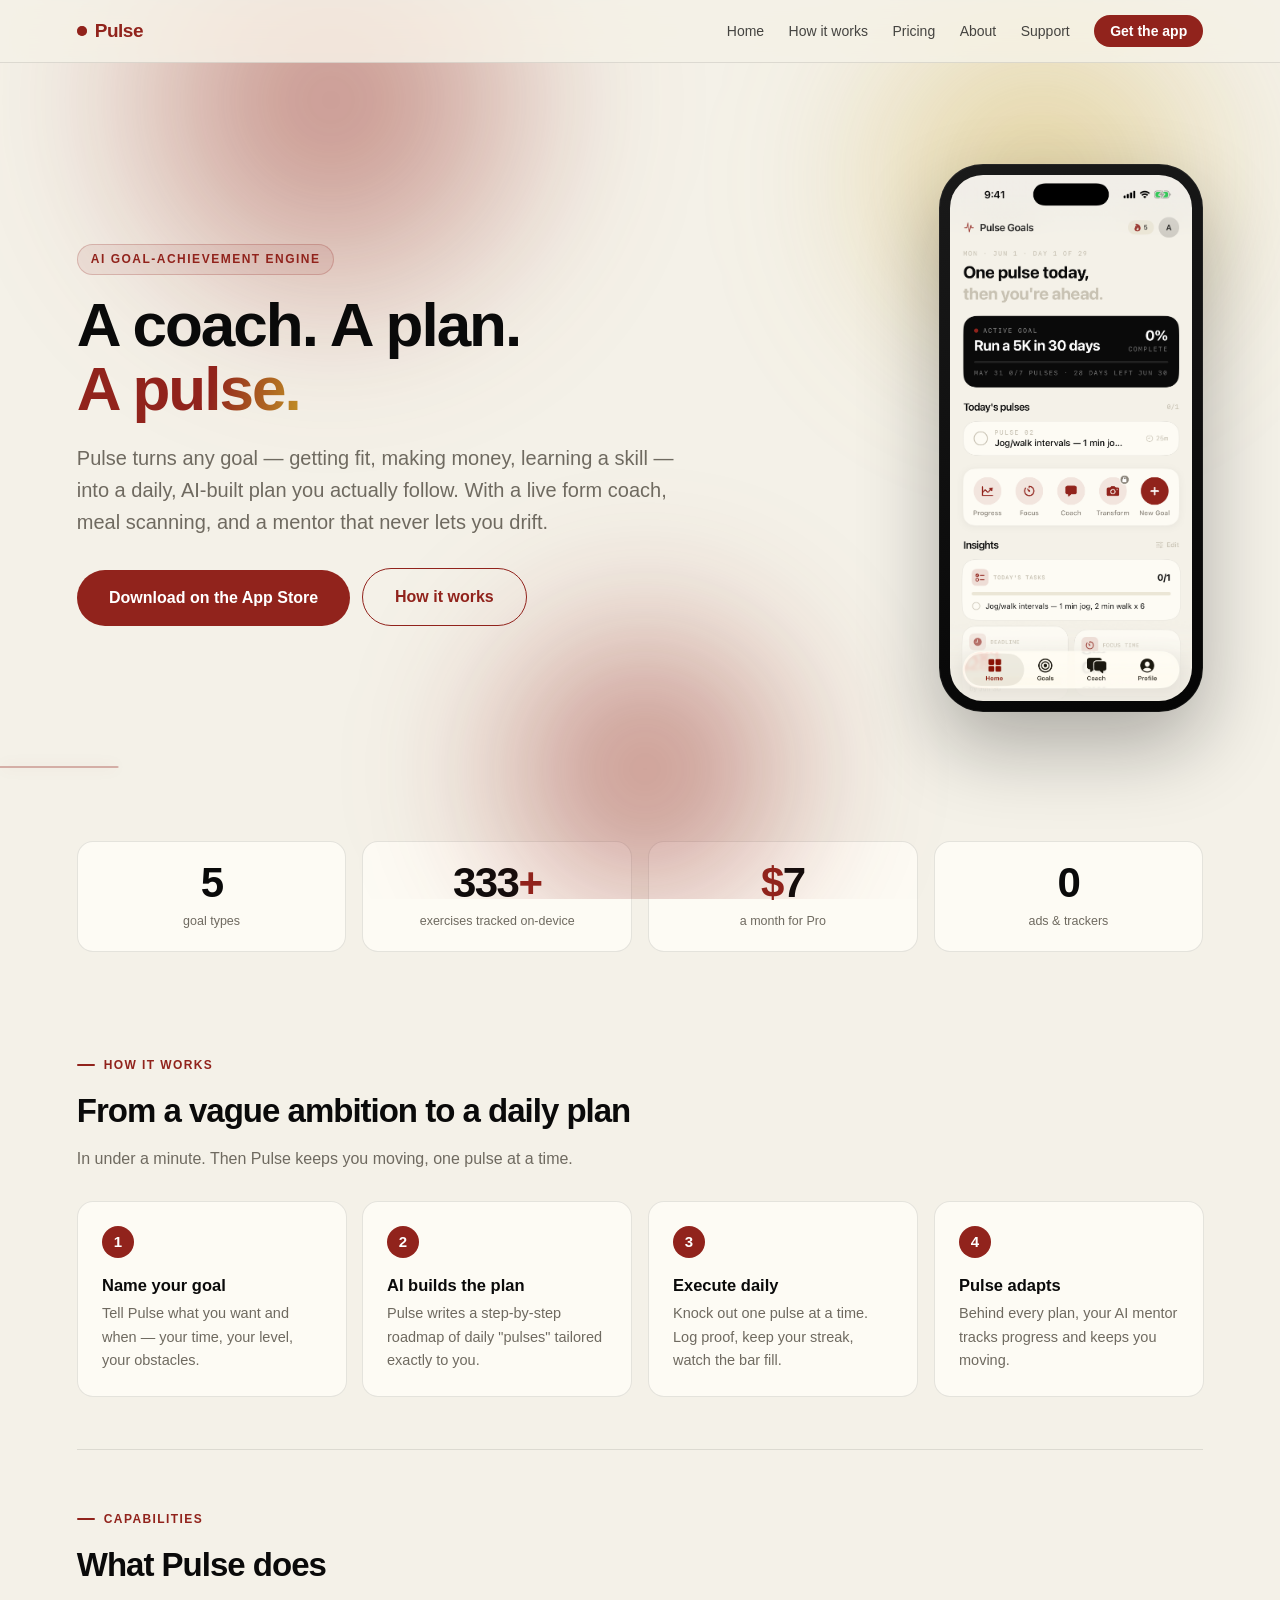
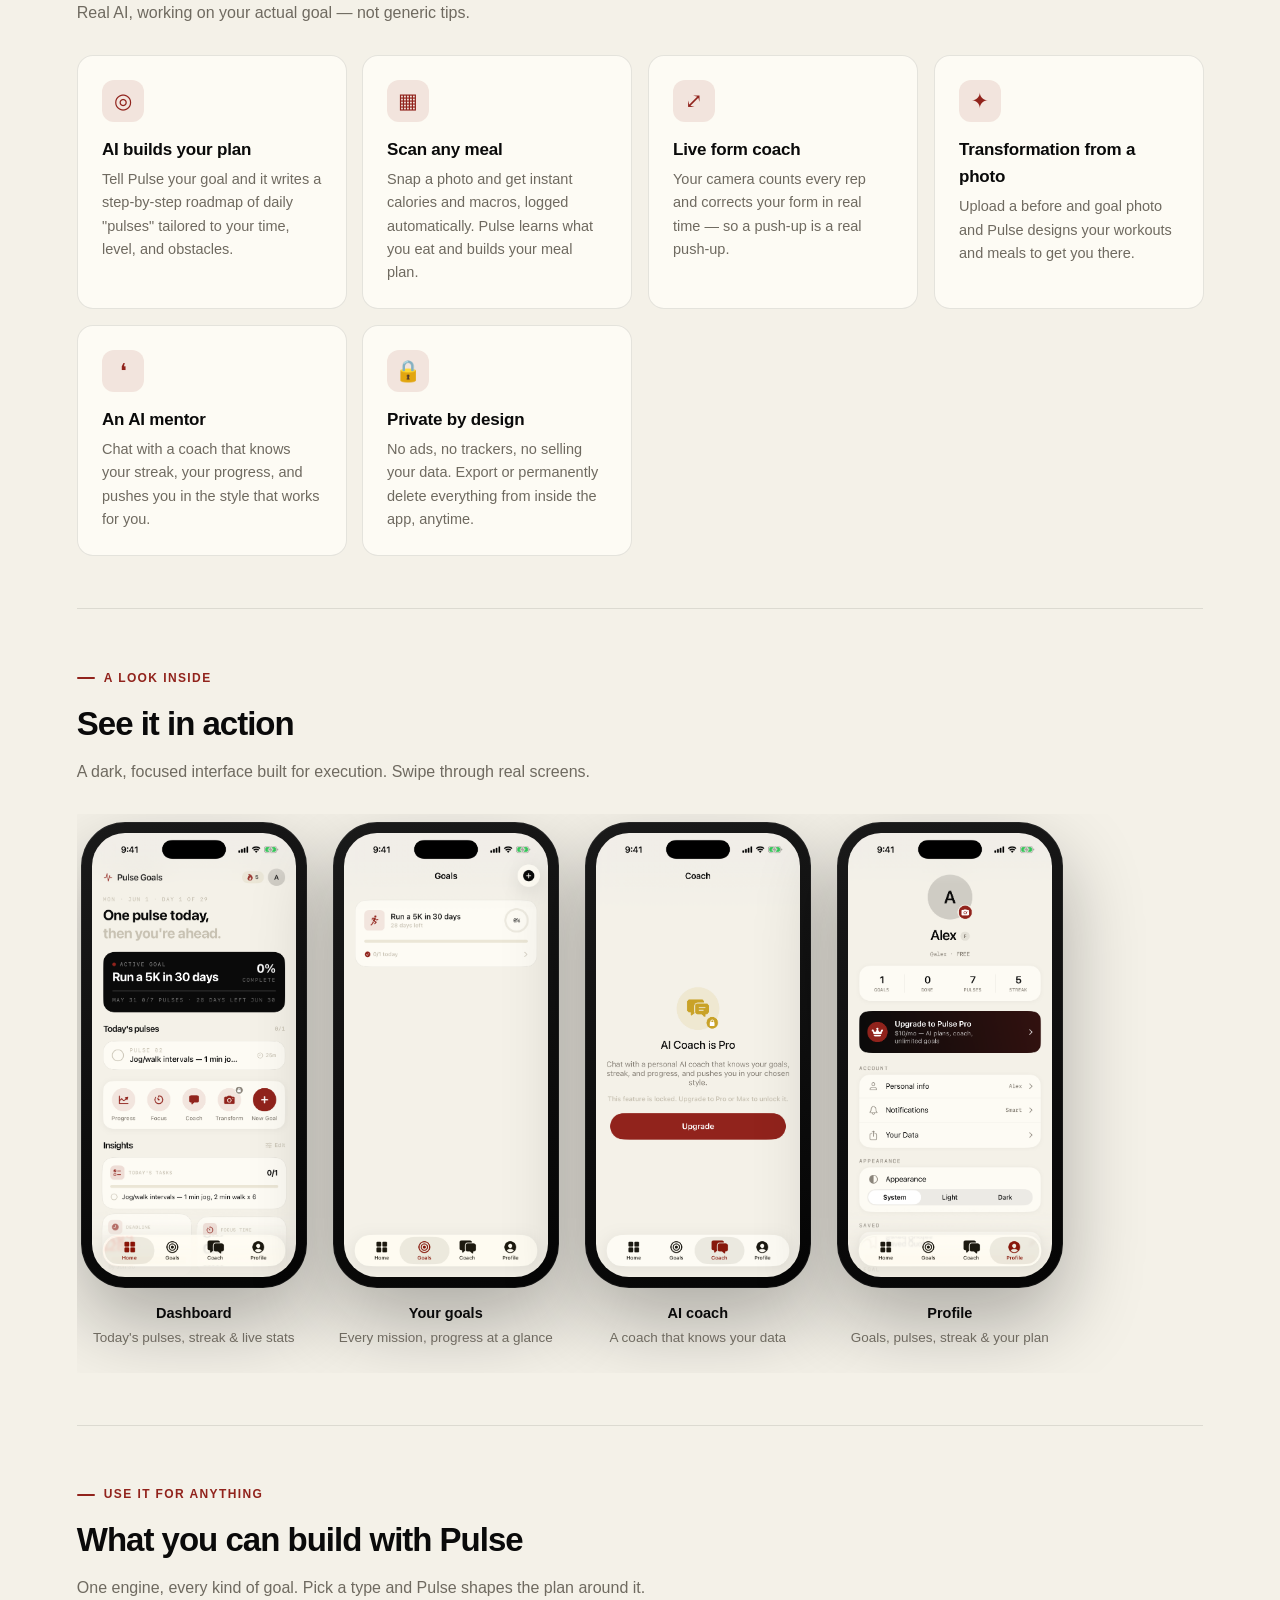
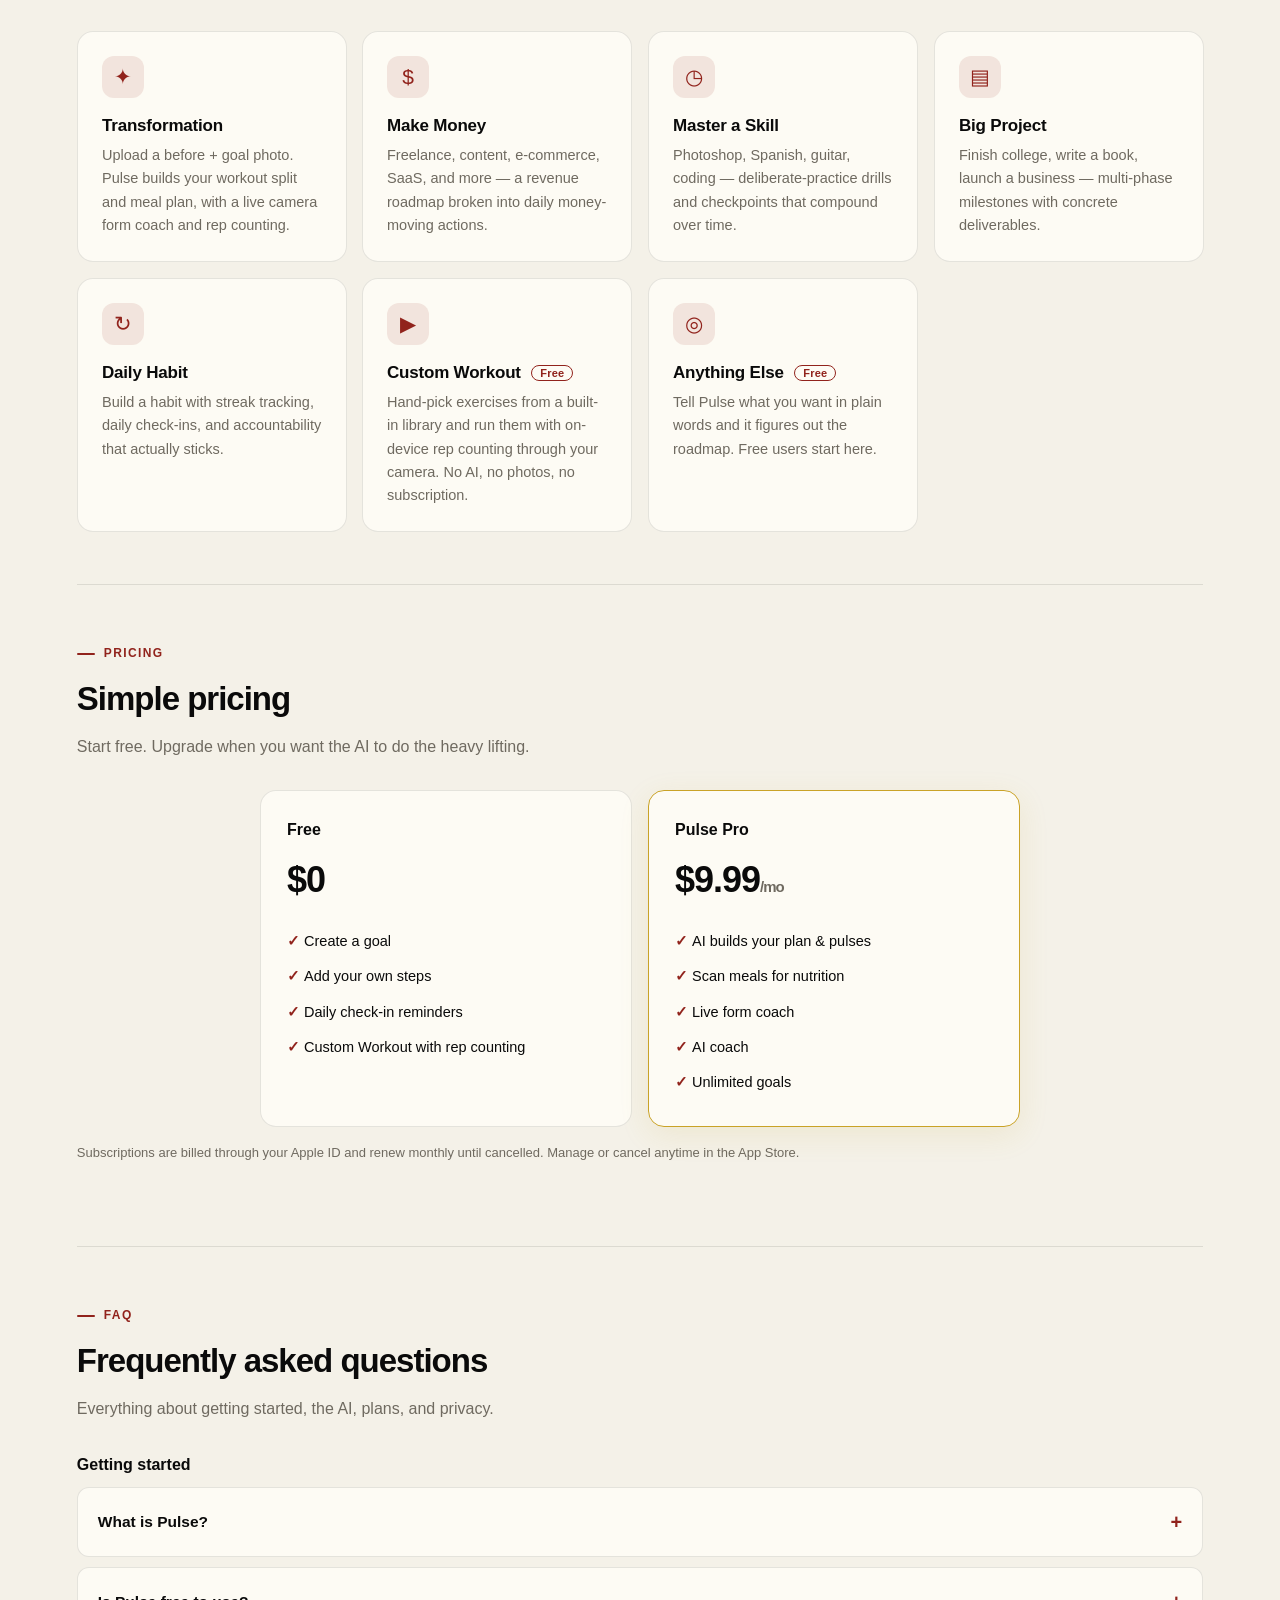
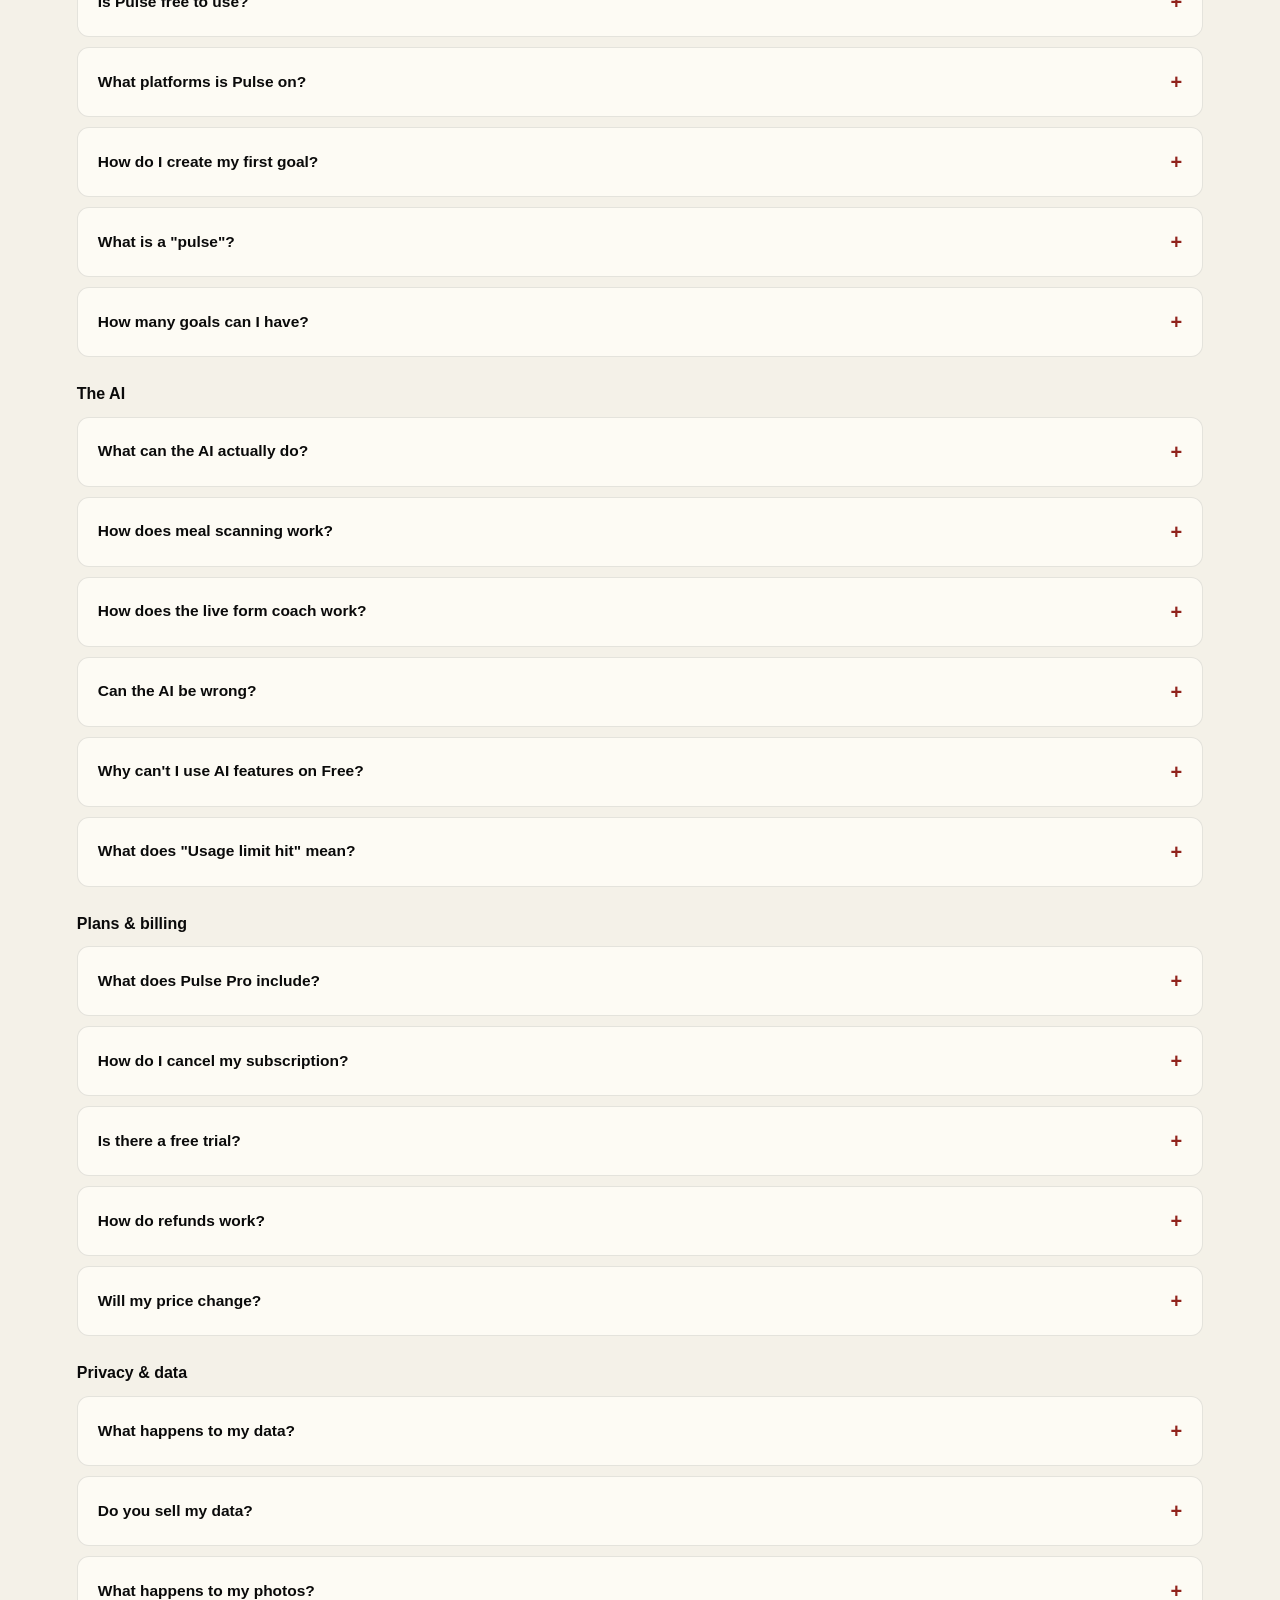
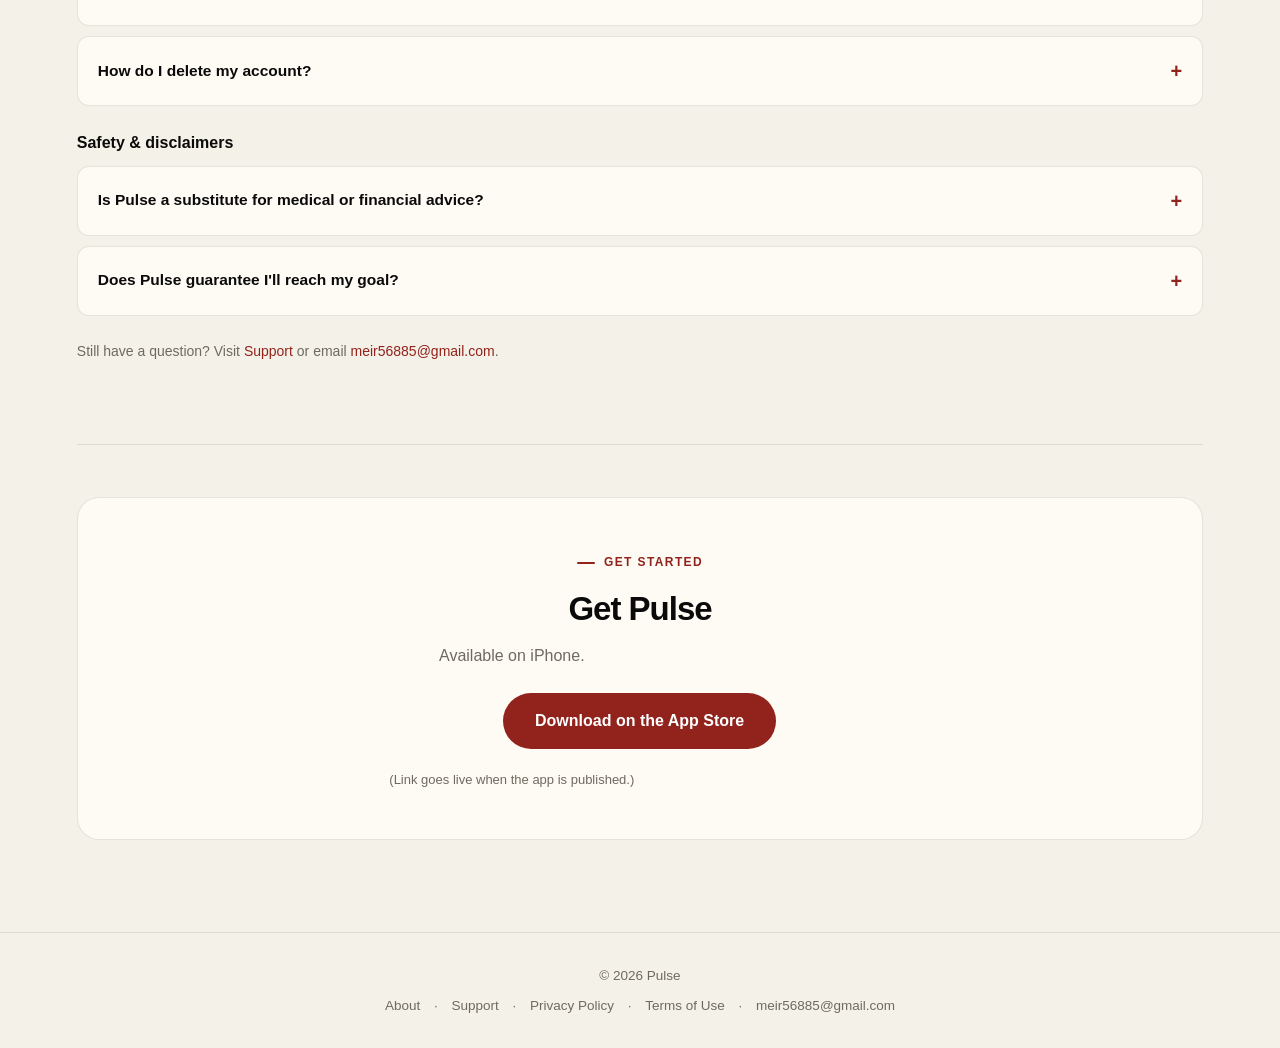
<file: index.html>
<!DOCTYPE html>
<html lang="en">
<head>
  <meta charset="UTF-8" />
  <meta name="viewport" content="width=device-width, initial-scale=1.0" />
  <title>Pulse — Your AI goal-achievement engine</title>
  <meta name="description" content="Pulse turns any goal into a daily, AI-built plan — workouts, meals, money, skills — with a live form coach, meal scanning, and an AI mentor that keeps you moving." />
  <link rel="stylesheet" href="style.css" />
  <link rel="icon" type="image/svg+xml" href="assets/favicon.svg" />
  <link rel="icon" type="image/png" sizes="32x32" href="assets/favicon-32.png?v=2" />
  <link rel="icon" type="image/png" sizes="192x192" href="assets/favicon-192.png?v=2" />
  <link rel="shortcut icon" href="favicon.ico" />
  <link rel="apple-touch-icon" href="assets/apple-touch-icon.png?v=2" />
  <link rel="manifest" href="site.webmanifest" />
  <meta name="theme-color" content="#91231C" media="(prefers-color-scheme: light)" />
  <meta name="theme-color" content="#0E0C08" media="(prefers-color-scheme: dark)" />
</head>
<body>
  <header id="hdr">
    <nav>
      <a class="brand" href="index.html"><span class="dot"></span> Pulse</a>
      <button class="navtoggle" type="button" aria-label="Open menu" aria-controls="navlinks" aria-expanded="false"><span></span><span></span><span></span></button>
      <div class="navlinks" id="navlinks">
        <a href="index.html">Home</a>
        <a href="#how">How it works</a>
        <a href="#pricing">Pricing</a>
        <a href="about.html">About</a>
        <a href="support.html">Support</a>
        <a class="navcta" href="#download">Get the app</a>
      </div>
    </nav>
  </header>

  <div class="scrollbar" id="scrollbar"></div>

  <main>
    <section class="hero">
      <div class="hero-bg" aria-hidden="true">
        <span class="aurora a1"></span><span class="aurora a2"></span><span class="aurora a3"></span>
        <svg class="ekg" viewBox="0 0 1200 200" preserveAspectRatio="none" aria-hidden="true">
          <path d="M0,100 L320,100 L350,100 L370,40 L400,160 L430,70 L450,100 L760,100 L788,100 L806,55 L828,150 L852,100 L1200,100" fill="none" stroke="currentColor" stroke-width="2.5" stroke-linecap="round" stroke-linejoin="round"/>
        </svg>
      </div>
      <div class="hero-copy">
        <span class="kicker">AI goal-achievement engine</span>
        <h1>A coach. A plan.<br/><span class="accent">A pulse.</span></h1>
        <p class="sub">Pulse turns any goal — getting fit, making money, learning a skill — into a daily, AI-built plan you actually follow. With a live form coach, meal scanning, and a mentor that never lets you drift.</p>
        <div class="hero-actions">
          <a class="cta" href="#download">Download on the App Store</a>
          <a class="cta secondary" href="#how">How it works</a>
        </div>
      </div>
      <div class="hero-device" id="tilt">
        <div class="device"><img src="assets/01-dashboard.png" alt="Pulse dashboard showing today's pulses, active goal and streak" /></div>
      </div>
    </section>

    <section class="statband" aria-label="At a glance">
      <div class="stat"><div class="num"><span data-count="7">0</span></div><div class="lbl">goal types</div></div>
      <div class="stat"><div class="num"><span data-count="500">0</span><span class="suf">+</span></div><div class="lbl">exercises tracked on-device</div></div>
      <div class="stat"><div class="num"><span class="pre">$</span><span data-count="10">0</span></div><div class="lbl">a month for Pro</div></div>
      <div class="stat"><div class="num"><span data-count="0">0</span></div><div class="lbl">ads &amp; trackers</div></div>
    </section>

    <section class="section first" id="how">
      <span class="eyebrow">How it works</span>
      <h2>From a vague ambition to a daily plan</h2>
      <p class="lead">In under a minute. Then Pulse keeps you moving, one pulse at a time.</p>
      <div class="steps">
        <div class="step"><div class="n">1</div><h3>Name your goal</h3><p>Tell Pulse what you want and when — your time, your level, your obstacles.</p></div>
        <div class="step"><div class="n">2</div><h3>AI builds the plan</h3><p>Pulse writes a step-by-step roadmap of daily "pulses" tailored exactly to you.</p></div>
        <div class="step"><div class="n">3</div><h3>Execute daily</h3><p>Knock out one pulse at a time. Log proof, keep your streak, watch the bar fill.</p></div>
        <div class="step"><div class="n">4</div><h3>Pulse adapts</h3><p>Behind every plan, your AI mentor tracks progress and keeps you moving.</p></div>
      </div>
    </section>

    <section class="section">
      <span class="eyebrow">Capabilities</span>
      <h2>What Pulse does</h2>
      <p class="lead">Real AI, working on your actual goal — not generic tips.</p>
      <div class="grid">
        <div class="card"><div class="ico">◎</div><h3>AI builds your plan</h3><p>Tell Pulse your goal and it writes a step-by-step roadmap of daily "pulses" tailored to your time, level, and obstacles.</p></div>
        <div class="card"><div class="ico">▦</div><h3>Scan any meal</h3><p>Snap a photo and get instant calories and macros, logged automatically. Pulse learns what you eat and builds your meal plan.</p></div>
        <div class="card"><div class="ico">⤢</div><h3>Live form coach</h3><p>Your camera counts every rep and corrects your form in real time — so a push-up is a real push-up.</p></div>
        <div class="card"><div class="ico">✦</div><h3>Transformation from a photo</h3><p>Upload a before and goal photo and Pulse designs your workouts and meals to get you there.</p></div>
        <div class="card"><div class="ico">❛</div><h3>An AI mentor</h3><p>Chat with a coach that knows your streak, your progress, and pushes you in the style that works for you.</p></div>
        <div class="card"><div class="ico">🔒</div><h3>Private by design</h3><p>No ads, no trackers, no selling your data. Export or permanently delete everything from inside the app, anytime.</p></div>
      </div>
    </section>

    <section class="section">
      <span class="eyebrow">A look inside</span>
      <h2>See it in action</h2>
      <p class="lead">A dark, focused interface built for execution. Swipe through real screens.</p>
      <div class="shots">
        <div class="shot">
          <div class="device"><img src="assets/01-dashboard.png" alt="Dashboard with active goal, today's pulses, streak and XP" loading="lazy" /></div>
          <div class="cap"><b>Dashboard</b>Today's pulses, streak &amp; live stats</div>
        </div>
        <div class="shot">
          <div class="device"><img src="assets/02-goals.png" alt="Goals list with progress rings" loading="lazy" /></div>
          <div class="cap"><b>Your goals</b>Every mission, progress at a glance</div>
        </div>
        <div class="shot">
          <div class="device"><img src="assets/04-mentor.png" alt="AI coach chat" loading="lazy" /></div>
          <div class="cap"><b>AI coach</b>A coach that knows your data</div>
        </div>
        <div class="shot">
          <div class="device"><img src="assets/03-profile.png" alt="Profile with stats and plan" loading="lazy" /></div>
          <div class="cap"><b>Profile</b>Goals, pulses, streak &amp; your plan</div>
        </div>
      </div>
    </section>

    <section class="section">
      <span class="eyebrow">Use it for anything</span>
      <h2>What you can build with Pulse</h2>
      <p class="lead">One engine, every kind of goal. Pick a type and Pulse shapes the plan around it.</p>
      <div class="grid">
        <div class="card"><div class="ico">✦</div><h3>Transformation</h3><p>Upload a before + goal photo. Pulse builds your workout split and meal plan, with a live camera form coach and rep counting.</p></div>
        <div class="card"><div class="ico">$</div><h3>Make Money</h3><p>Freelance, content, e-commerce, SaaS, and more — a revenue roadmap broken into daily money-moving actions.</p></div>
        <div class="card"><div class="ico">◷</div><h3>Master a Skill</h3><p>Photoshop, Spanish, guitar, coding — deliberate-practice drills and checkpoints that compound over time.</p></div>
        <div class="card"><div class="ico">▤</div><h3>Big Project</h3><p>Finish college, write a book, launch a business — multi-phase milestones with concrete deliverables.</p></div>
        <div class="card"><div class="ico">↻</div><h3>Daily Habit</h3><p>Build a habit with streak tracking, daily check-ins, and accountability that actually sticks.</p></div>
        <div class="card"><div class="ico">▶</div><h3>Custom Workout <span class="freetag">Free</span></h3><p>Hand-pick exercises from a built-in library and run them with on-device rep counting through your camera. No AI, no photos, no subscription.</p></div>
        <div class="card"><div class="ico">◎</div><h3>Anything Else <span class="freetag">Free</span></h3><p>Tell Pulse what you want in plain words and it figures out the roadmap. Free users start here.</p></div>
      </div>
    </section>

    <section class="section" id="pricing">
      <span class="eyebrow">Pricing</span>
      <h2>Simple pricing</h2>
      <p class="lead">Start free. Upgrade when you want the AI to do the heavy lifting.</p>
      <div class="plans">
        <div class="plan">
          <div class="tag">Free</div>
          <div class="price">$0</div>
          <ul><li>Create a goal</li><li>Add your own steps</li><li>Daily check-in reminders</li><li>Custom Workout with rep counting</li></ul>
        </div>
        <div class="plan featured">
          <div class="tag">Pulse Pro</div>
          <div class="price">$9.99<span style="font-size:15px;color:var(--muted)">/mo</span></div>
          <ul><li>AI builds your plan &amp; pulses</li><li>Scan meals for nutrition</li><li>Live form coach</li><li>AI coach</li><li>Unlimited goals</li></ul>
        </div>
      </div>
      <p class="lead" style="margin-top:16px;font-size:13px">Subscriptions are billed through your Apple ID and renew monthly until cancelled. Manage or cancel anytime in the App Store.</p>
    </section>

    <section class="section" id="faq">
      <span class="eyebrow">FAQ</span>
      <h2>Frequently asked questions</h2>
      <p class="lead">Everything about getting started, the AI, plans, and privacy.</p>

      <h3 style="font-size:16px;margin:18px 0 10px">Getting started</h3>
      <div class="faq">
        <details><summary>What is Pulse?</summary><p>Pulse turns any goal into a daily, AI-built plan of small actions called "pulses." Instead of just writing a goal down, you get a step-by-step roadmap, daily reminders, a streak, progress tracking, and an AI coach that keeps you moving.</p></details>
        <details><summary>Is Pulse free to use?</summary><p>Yes. The Free plan lets you create a goal, add your own steps, keep a daily streak, and run Custom Workouts with on-device rep counting. AI-built plans, meal scanning, the live form coach, and the AI coach are part of Pulse Pro.</p></details>
        <details><summary>What platforms is Pulse on?</summary><p>Pulse is built for iPhone. An iPad-compatible build runs as well. There is no web app today.</p></details>
        <details><summary>How do I create my first goal?</summary><p>Tap the New Goal button, pick a goal type (Transformation, Make Money, Master a Skill, Big Project, Daily Habit, Custom Workout, or Anything Else), answer a few quick questions, and Pulse builds your plan.</p></details>
        <details><summary>What is a "pulse"?</summary><p>A pulse is a single, concrete action for the day — small enough to actually do, specific enough that there's no guessing. Complete pulses to advance your goal, earn XP, and keep your streak alive.</p></details>
        <details><summary>How many goals can I have?</summary><p>Free includes one active goal. Pulse Pro includes unlimited goals.</p></details>
      </div>

      <h3 style="font-size:16px;margin:24px 0 10px">The AI</h3>
      <div class="faq">
        <details><summary>What can the AI actually do?</summary><p>It builds your full step-by-step roadmap, scans meal photos for calories and macros, designs workouts and meal plans, coaches your form rep-by-rep through the camera, and acts as a coach that knows your real progress.</p></details>
        <details><summary>How does meal scanning work?</summary><p>Snap a photo of your meal and the AI estimates calories and macros, then logs it automatically and learns your patterns to shape your meal plan. Estimates are approximate, not a substitute for precise tracking.</p></details>
        <details><summary>How does the live form coach work?</summary><p>Your front camera tracks your body with on-device pose detection, counts reps, and gives real-time form feedback so a rep only counts when you actually hit the position.</p></details>
        <details><summary>Can the AI be wrong?</summary><p>Yes. AI output can be inaccurate, incomplete, or unsuitable for your situation. Treat it as informational and motivational — never as professional advice. See the <a href="terms.html">Terms of Use</a>.</p></details>
        <details><summary>Why can't I use AI features on Free?</summary><p>AI plan generation, meal scanning, the form coach, and the AI coach are Pro features. On Free you can still create goals, add your own steps, keep a streak, and run Custom Workouts. Free never runs the AI.</p></details>
        <details><summary>What does "Usage limit hit" mean?</summary><p>You've reached your plan's AI usage for now, or the service is briefly rate-limited. Your daily AI allowance resets the next day — wait a moment and try again. Pulse never fabricates a plan — if the AI can't run, it tells you.</p></details>
      </div>

      <h3 style="font-size:16px;margin:24px 0 10px">Plans &amp; billing</h3>
      <div class="faq">
        <details><summary>What does Pulse Pro include?</summary><p>Pulse Pro ($9.99/mo) unlocks every AI feature — the AI plan builder, meal scanning, the live form coach, and the AI coach — plus unlimited goals. There's one simple paid plan; no tiers to compare.</p></details>
        <details><summary>How do I cancel my subscription?</summary><p>Subscriptions are managed by Apple. Open the App Store, tap your profile, choose Subscriptions, select Pulse, and cancel anytime — you keep access until the end of the billing period.</p></details>
        <details><summary>Is there a free trial?</summary><p>When offered, trials convert to a paid subscription unless you cancel before the trial ends. Any trial terms are shown at checkout.</p></details>
        <details><summary>How do refunds work?</summary><p>Purchases are processed by Apple, so refunds are handled by Apple at <a href="https://reportaproblem.apple.com" rel="noopener">reportaproblem.apple.com</a>.</p></details>
        <details><summary>Will my price change?</summary><p>Your current price holds for your billing period. Any material price change is disclosed before it takes effect for your subscription.</p></details>
      </div>

      <h3 style="font-size:16px;margin:24px 0 10px">Privacy &amp; data</h3>
      <div class="faq">
        <details><summary>What happens to my data?</summary><p>Your goals sync to your private account so they're there across devices. You can export or permanently delete all of your data from inside the app at any time. Read our <a href="privacy.html">Privacy Policy</a>.</p></details>
        <details><summary>Do you sell my data?</summary><p>No. We never sell your personal information and never share it for cross-context behavioral advertising. The app uses no advertising or tracking SDKs.</p></details>
        <details><summary>What happens to my photos?</summary><p>Photos you scan or attach are sent to the AI provider in transient memory for analysis only and are not retained on our servers after the response returns to your device. We do not perform biometric identification.</p></details>
        <details><summary>How do I delete my account?</summary><p>Profile → Account → Delete Account permanently erases your account and associated data. You can also export your data first from Profile → Privacy.</p></details>
      </div>

      <h3 style="font-size:16px;margin:24px 0 10px">Safety &amp; disclaimers</h3>
      <div class="faq">
        <details><summary>Is Pulse a substitute for medical or financial advice?</summary><p>No. Pulse is a motivation and planning tool. Its AI can make mistakes and its guidance is general. Always consult a qualified professional before making health, medical, or financial decisions. See our <a href="terms.html">Terms of Use</a>.</p></details>
        <details><summary>Does Pulse guarantee I'll reach my goal?</summary><p>No. Pulse improves your odds by giving you a clear plan and daily accountability, but outcomes depend on you. There's a chance, not a guarantee.</p></details>
      </div>

      <p class="lead" style="margin-top:24px;font-size:14px">Still have a question? Visit <a href="support.html">Support</a> or email <a href="mailto:meir56885@gmail.com">meir56885@gmail.com</a>.</p>
    </section>

    <section class="section" id="download">
      <div class="band">
        <span class="eyebrow" style="justify-content:center">Get started</span>
        <h2>Get Pulse</h2>
        <p class="lead" style="margin-bottom:24px">Available on iPhone.</p>
        <a class="cta" href="#">Download on the App Store</a>
        <p class="lead" style="margin-top:14px;font-size:13px;margin-bottom:0">(Link goes live when the app is published.)</p>
      </div>
    </section>
  </main>

  <footer>
    <div>© <span id="yr"></span> Pulse</div>
    <div style="margin-top:8px">
      <a href="about.html">About</a> ·
      <a href="support.html">Support</a> ·
      <a href="privacy.html">Privacy Policy</a> ·
      <a href="terms.html">Terms of Use</a> ·
      <a href="mailto:meir56885@gmail.com">meir56885@gmail.com</a>
    </div>
  </footer>
  <script src="main.js" defer></script>
</body>
</html>
</file>
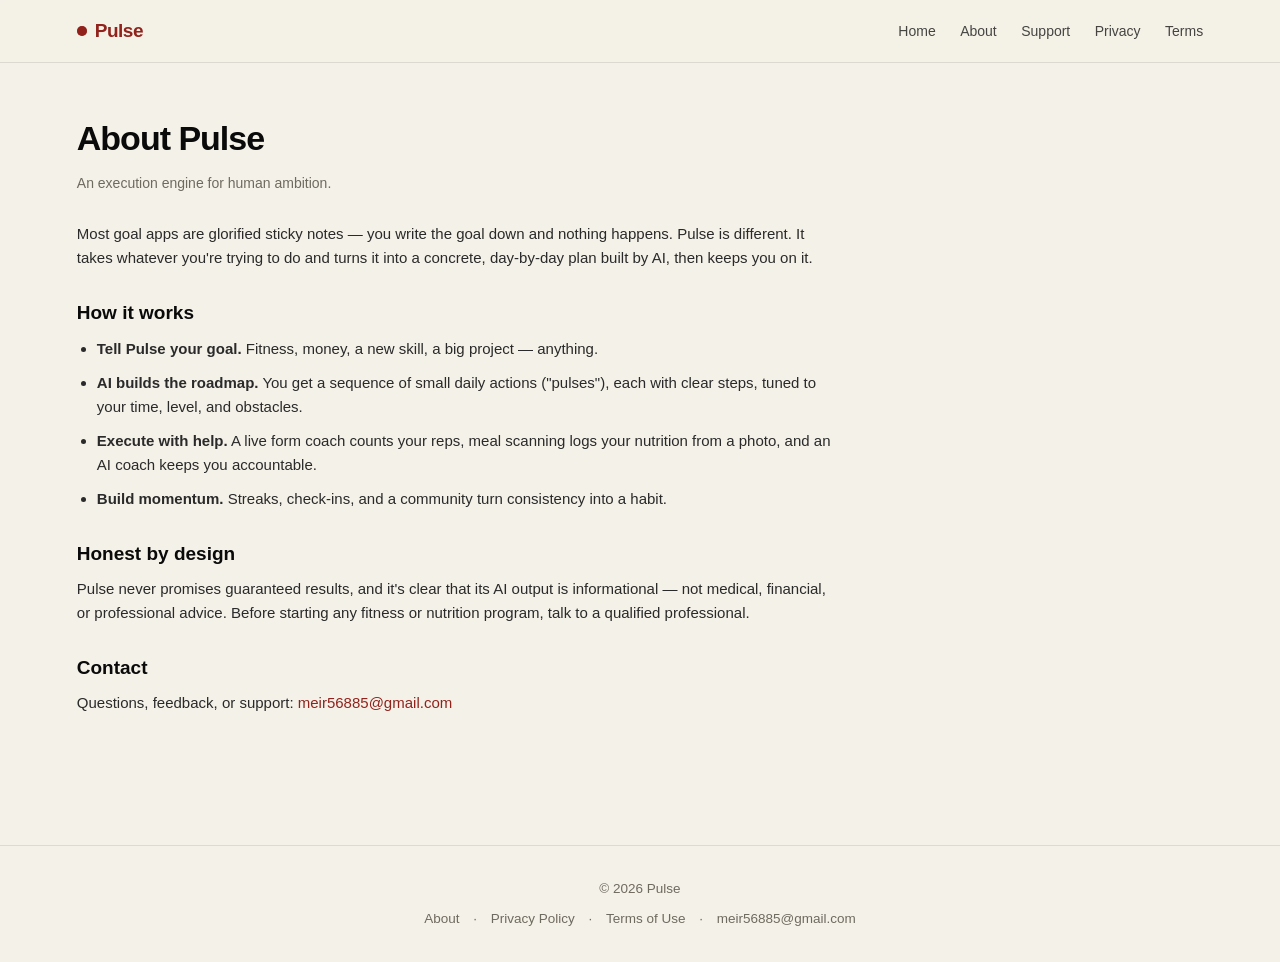
<file: about.html>
<!DOCTYPE html>
<html lang="en">
<head>
  <meta charset="UTF-8" />
  <meta name="viewport" content="width=device-width, initial-scale=1.0" />
  <title>About — Pulse</title>
  <meta name="description" content="Pulse is an AI goal-achievement engine: it turns ambition into a daily plan and helps you actually finish what you start." />
  <link rel="stylesheet" href="style.css" />
  <link rel="icon" type="image/svg+xml" href="assets/favicon.svg" />
  <link rel="icon" type="image/png" sizes="32x32" href="assets/favicon-32.png?v=2" />
  <link rel="icon" type="image/png" sizes="192x192" href="assets/favicon-192.png?v=2" />
  <link rel="shortcut icon" href="favicon.ico" />
  <link rel="apple-touch-icon" href="assets/apple-touch-icon.png?v=2" />
  <link rel="manifest" href="site.webmanifest" />
  <meta name="theme-color" content="#91231C" media="(prefers-color-scheme: light)" />
  <meta name="theme-color" content="#0E0C08" media="(prefers-color-scheme: dark)" />
</head>
<body>
  <header>
    <nav>
      <a class="brand" href="index.html"><span class="dot"></span> Pulse</a>
      <button class="navtoggle" type="button" aria-label="Open menu" aria-controls="navlinks" aria-expanded="false"><span></span><span></span><span></span></button>
      <div class="navlinks" id="navlinks">
        <a href="index.html">Home</a>
        <a href="about.html">About</a>
        <a href="support.html">Support</a>
        <a href="privacy.html">Privacy</a>
        <a href="terms.html">Terms</a>
      </div>
    </nav>
  </header>

  <main>
    <section class="legal">
      <h1>About Pulse</h1>
      <p class="eff">An execution engine for human ambition.</p>

      <p>Most goal apps are glorified sticky notes — you write the goal down and nothing happens. Pulse is different. It takes whatever you're trying to do and turns it into a concrete, day-by-day plan built by AI, then keeps you on it.</p>

      <h2>How it works</h2>
      <ul>
        <li><strong>Tell Pulse your goal.</strong> Fitness, money, a new skill, a big project — anything.</li>
        <li><strong>AI builds the roadmap.</strong> You get a sequence of small daily actions ("pulses"), each with clear steps, tuned to your time, level, and obstacles.</li>
        <li><strong>Execute with help.</strong> A live form coach counts your reps, meal scanning logs your nutrition from a photo, and an AI coach keeps you accountable.</li>
        <li><strong>Build momentum.</strong> Streaks, check-ins, and a community turn consistency into a habit.</li>
      </ul>

      <h2>Honest by design</h2>
      <p>Pulse never promises guaranteed results, and it's clear that its AI output is informational — not medical, financial, or professional advice. Before starting any fitness or nutrition program, talk to a qualified professional.</p>

      <h2>Contact</h2>
      <p>Questions, feedback, or support: <a href="mailto:meir56885@gmail.com">meir56885@gmail.com</a></p>
    </section>
  </main>

  <footer>
    <div>© <span id="yr"></span> Pulse</div>
    <div style="margin-top:8px">
      <a href="about.html">About</a> ·
      <a href="privacy.html">Privacy Policy</a> ·
      <a href="terms.html">Terms of Use</a> ·
      <a href="mailto:meir56885@gmail.com">meir56885@gmail.com</a>
    </div>
  </footer>
  <script src="main.js" defer></script>
</body>
</html>
</file>
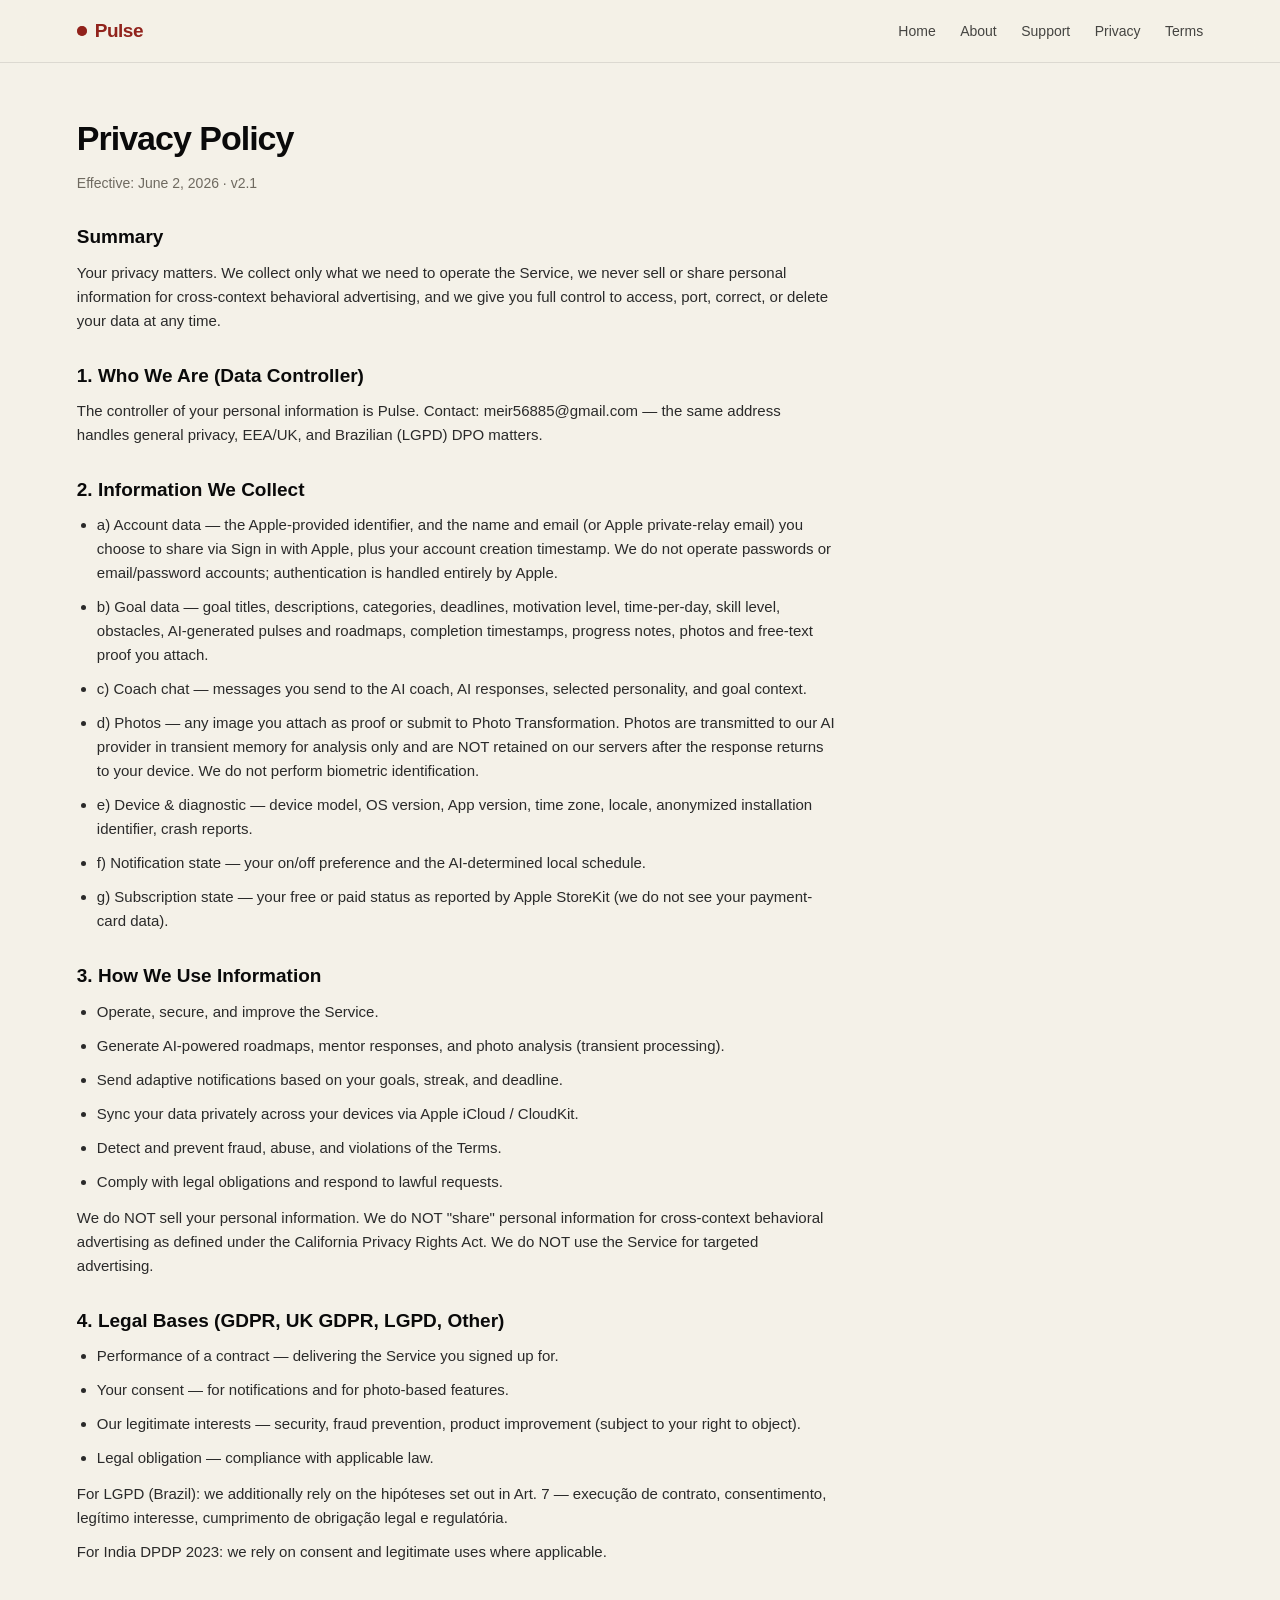
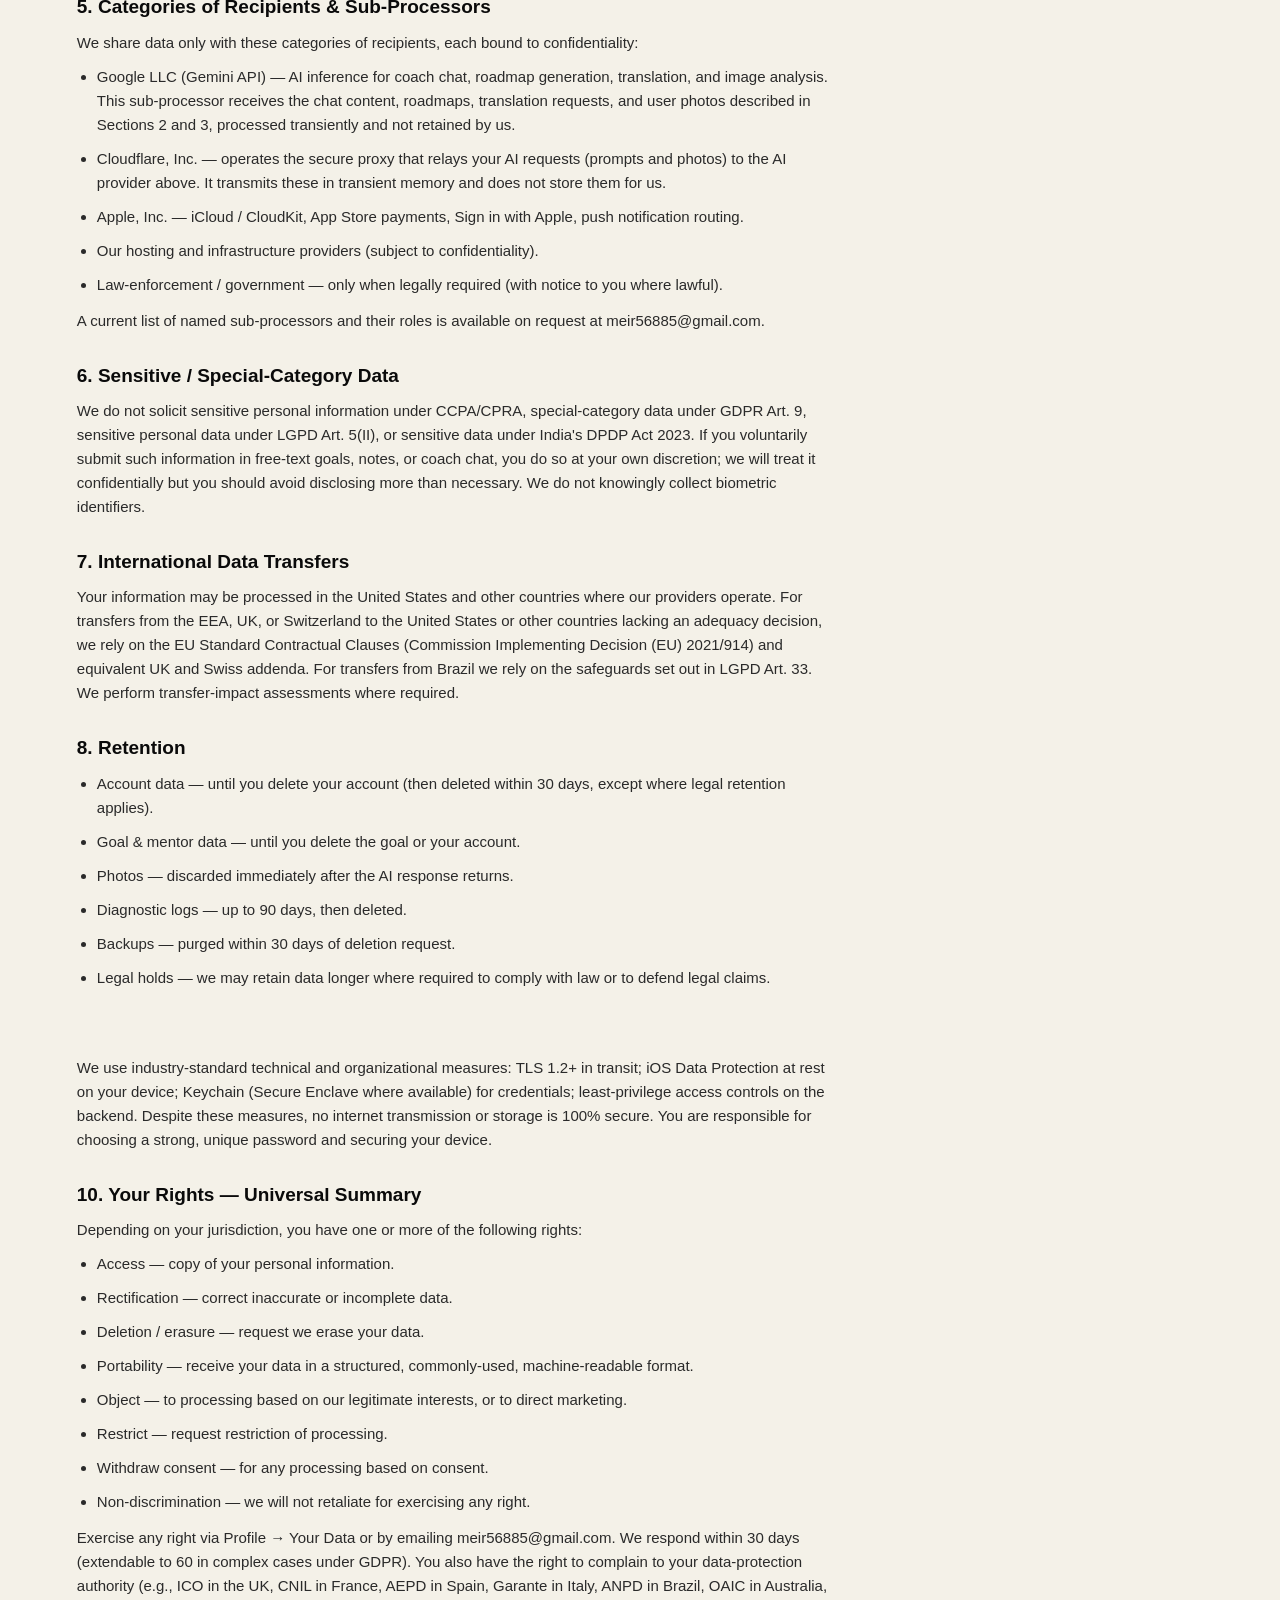
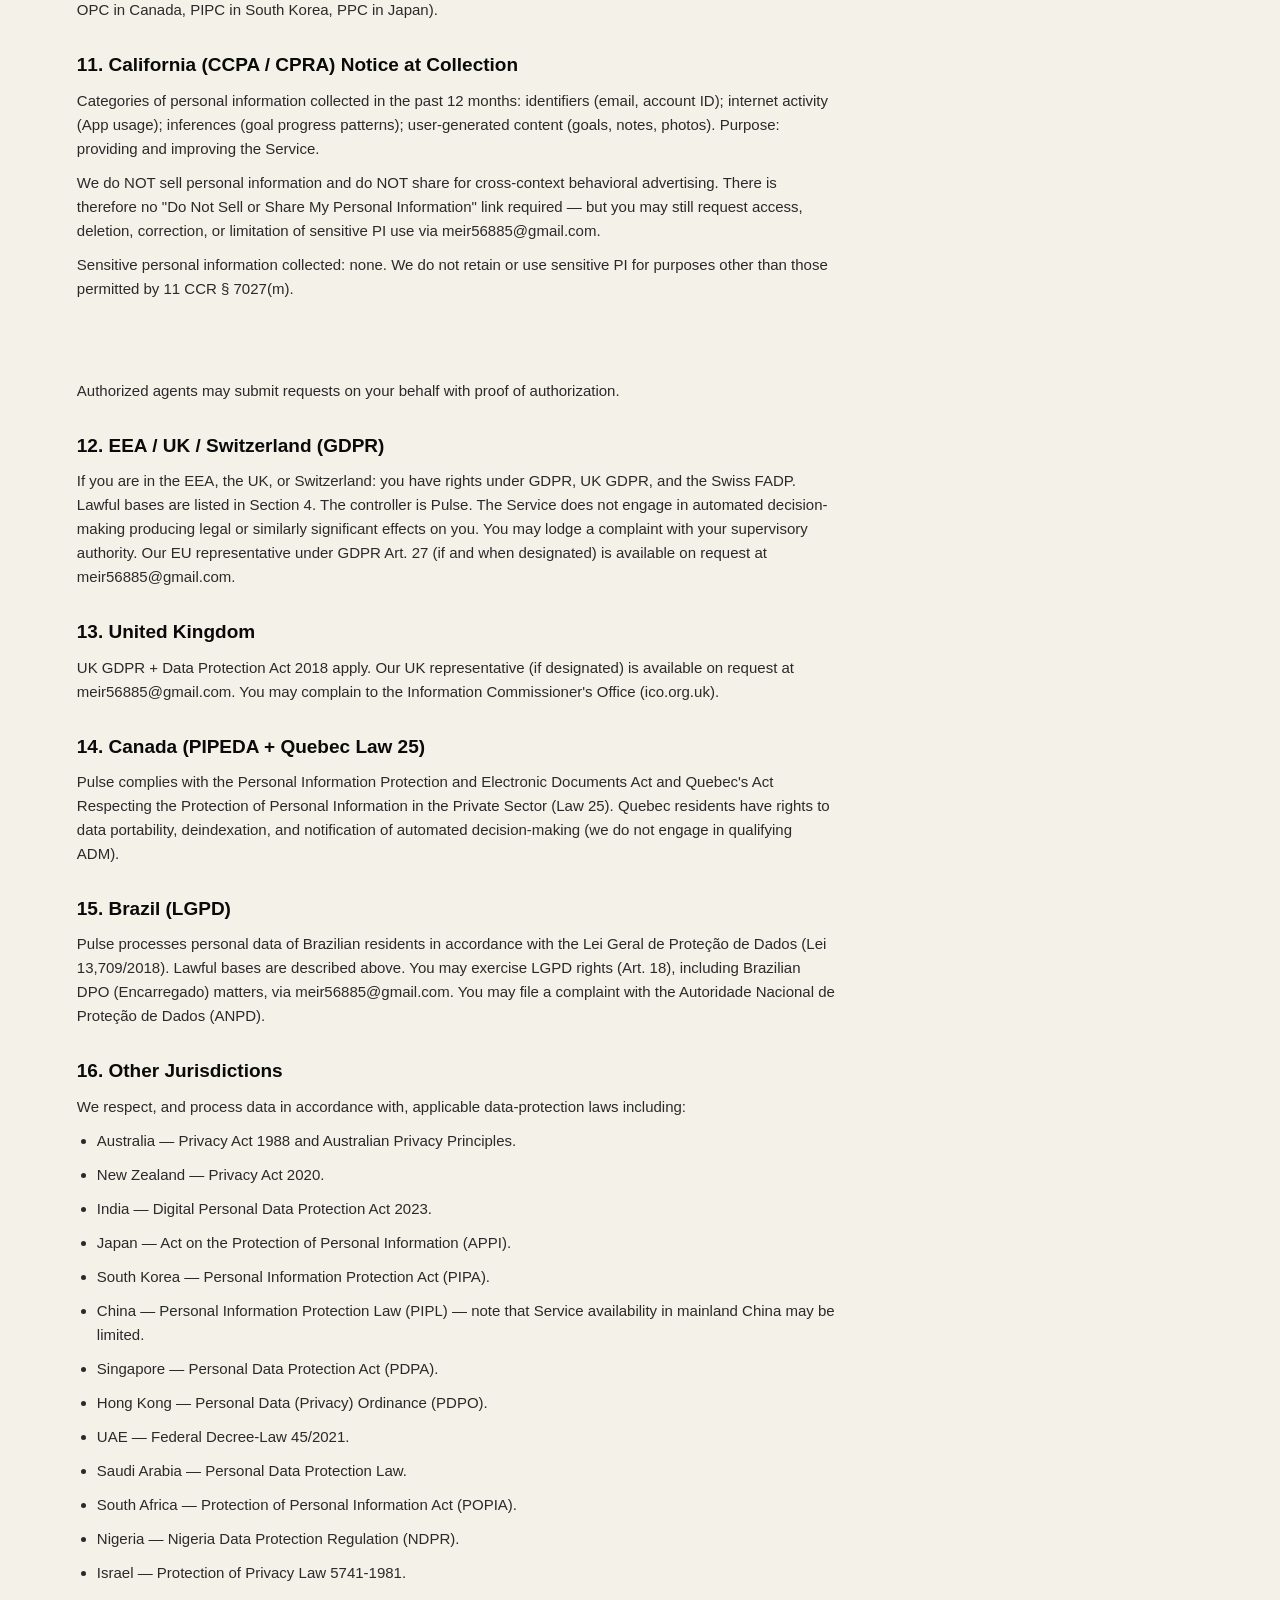
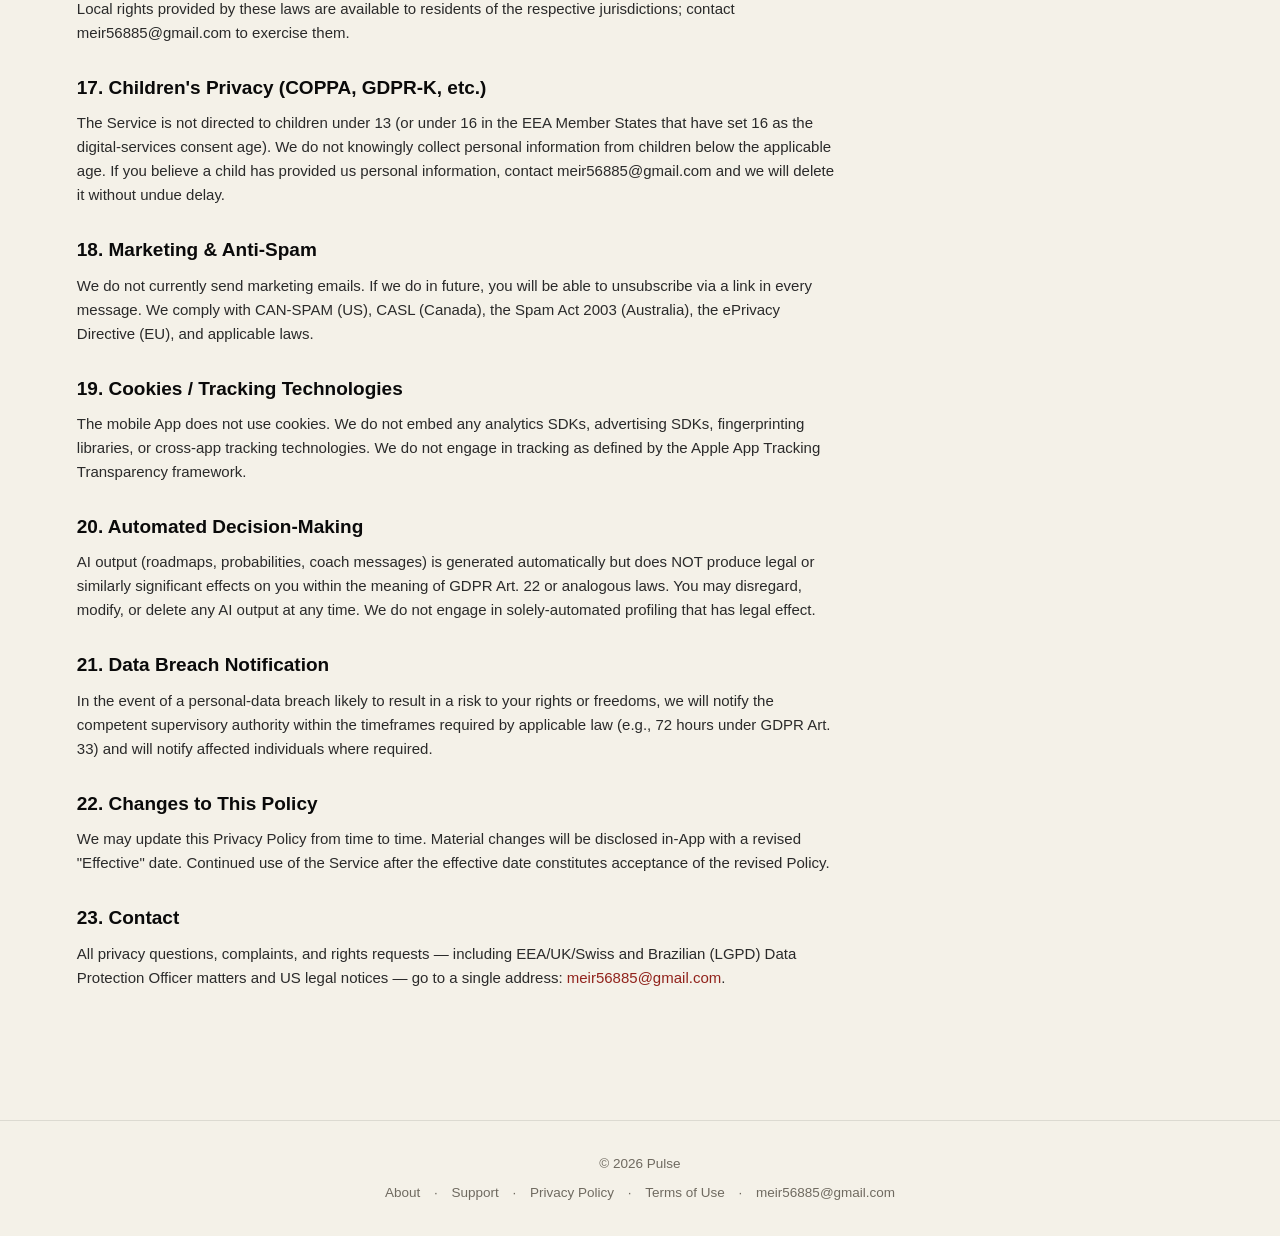
<file: privacy.html>
<!DOCTYPE html>
<html lang="en">
<head>
  <meta charset="UTF-8" />
  <meta name="viewport" content="width=device-width, initial-scale=1.0" />
  <title>Privacy Policy — Pulse</title>
  <meta name="description" content="Pulse Privacy Policy." />
  <link rel="stylesheet" href="style.css" />
  <link rel="icon" type="image/svg+xml" href="assets/favicon.svg" />
  <link rel="icon" type="image/png" sizes="32x32" href="assets/favicon-32.png?v=2" />
  <link rel="icon" type="image/png" sizes="192x192" href="assets/favicon-192.png?v=2" />
  <link rel="shortcut icon" href="favicon.ico" />
  <link rel="apple-touch-icon" href="assets/apple-touch-icon.png?v=2" />
  <link rel="manifest" href="site.webmanifest" />
  <meta name="theme-color" content="#91231C" media="(prefers-color-scheme: light)" />
  <meta name="theme-color" content="#0E0C08" media="(prefers-color-scheme: dark)" />
</head>
<body>
  <header>
    <nav>
      <a class="brand" href="index.html"><span class="dot"></span> Pulse</a>
      <button class="navtoggle" type="button" aria-label="Open menu" aria-controls="navlinks" aria-expanded="false"><span></span><span></span><span></span></button>
      <div class="navlinks" id="navlinks">
        <a href="index.html">Home</a>
        <a href="about.html">About</a>
        <a href="support.html">Support</a>
        <a href="privacy.html">Privacy</a>
        <a href="terms.html">Terms</a>
      </div>
    </nav>
  </header>

  <main>
    <section class="legal">
      <h1>Privacy Policy</h1>
      <p class="eff">Effective: June 2, 2026 · v2.1</p>

      <h2>Summary</h2>
      <p>Your privacy matters. We collect only what we need to operate the Service, we never sell or share personal information for cross-context behavioral advertising, and we give you full control to access, port, correct, or delete your data at any time.</p>

      <h2>1. Who We Are (Data Controller)</h2>
      <p>The controller of your personal information is Pulse. Contact: meir56885@gmail.com — the same address handles general privacy, EEA/UK, and Brazilian (LGPD) DPO matters.</p>

      <h2>2. Information We Collect</h2>
      <ul>
        <li>a) Account data — the Apple-provided identifier, and the name and email (or Apple private-relay email) you choose to share via Sign in with Apple, plus your account creation timestamp. We do not operate passwords or email/password accounts; authentication is handled entirely by Apple.</li>
        <li>b) Goal data — goal titles, descriptions, categories, deadlines, motivation level, time-per-day, skill level, obstacles, AI-generated pulses and roadmaps, completion timestamps, progress notes, photos and free-text proof you attach.</li>
        <li>c) Coach chat — messages you send to the AI coach, AI responses, selected personality, and goal context.</li>
        <li>d) Photos — any image you attach as proof or submit to Photo Transformation. Photos are transmitted to our AI provider in transient memory for analysis only and are NOT retained on our servers after the response returns to your device. We do not perform biometric identification.</li>
        <li>e) Device &amp; diagnostic — device model, OS version, App version, time zone, locale, anonymized installation identifier, crash reports.</li>
        <li>f) Notification state — your on/off preference and the AI-determined local schedule.</li>
        <li>g) Subscription state — your free or paid status as reported by Apple StoreKit (we do not see your payment-card data).</li>
      </ul>

      <h2>3. How We Use Information</h2>
      <ul>
        <li>Operate, secure, and improve the Service.</li>
        <li>Generate AI-powered roadmaps, mentor responses, and photo analysis (transient processing).</li>
        <li>Send adaptive notifications based on your goals, streak, and deadline.</li>
        <li>Sync your data privately across your devices via Apple iCloud / CloudKit.</li>
        <li>Detect and prevent fraud, abuse, and violations of the Terms.</li>
        <li>Comply with legal obligations and respond to lawful requests.</li>
      </ul>
      <p>We do NOT sell your personal information. We do NOT "share" personal information for cross-context behavioral advertising as defined under the California Privacy Rights Act. We do NOT use the Service for targeted advertising.</p>

      <h2>4. Legal Bases (GDPR, UK GDPR, LGPD, Other)</h2>
      <ul>
        <li>Performance of a contract — delivering the Service you signed up for.</li>
        <li>Your consent — for notifications and for photo-based features.</li>
        <li>Our legitimate interests — security, fraud prevention, product improvement (subject to your right to object).</li>
        <li>Legal obligation — compliance with applicable law.</li>
      </ul>
      <p>For LGPD (Brazil): we additionally rely on the hipóteses set out in Art. 7 — execução de contrato, consentimento, legítimo interesse, cumprimento de obrigação legal e regulatória.</p>
      <p>For India DPDP 2023: we rely on consent and legitimate uses where applicable.</p>

      <h2>5. Categories of Recipients &amp; Sub-Processors</h2>
      <p>We share data only with these categories of recipients, each bound to confidentiality:</p>
      <ul>
        <li>Google LLC (Gemini API) — AI inference for coach chat, roadmap generation, translation, and image analysis. This sub-processor receives the chat content, roadmaps, translation requests, and user photos described in Sections 2 and 3, processed transiently and not retained by us.</li>
        <li>Cloudflare, Inc. — operates the secure proxy that relays your AI requests (prompts and photos) to the AI provider above. It transmits these in transient memory and does not store them for us.</li>
        <li>Apple, Inc. — iCloud / CloudKit, App Store payments, Sign in with Apple, push notification routing.</li>
        <li>Our hosting and infrastructure providers (subject to confidentiality).</li>
        <li>Law-enforcement / government — only when legally required (with notice to you where lawful).</li>
      </ul>
      <p>A current list of named sub-processors and their roles is available on request at meir56885@gmail.com.</p>

      <h2>6. Sensitive / Special-Category Data</h2>
      <p>We do not solicit sensitive personal information under CCPA/CPRA, special-category data under GDPR Art. 9, sensitive personal data under LGPD Art. 5(II), or sensitive data under India's DPDP Act 2023. If you voluntarily submit such information in free-text goals, notes, or coach chat, you do so at your own discretion; we will treat it confidentially but you should avoid disclosing more than necessary. We do not knowingly collect biometric identifiers.</p>

      <h2>7. International Data Transfers</h2>
      <p>Your information may be processed in the United States and other countries where our providers operate. For transfers from the EEA, UK, or Switzerland to the United States or other countries lacking an adequacy decision, we rely on the EU Standard Contractual Clauses (Commission Implementing Decision (EU) 2021/914) and equivalent UK and Swiss addenda. For transfers from Brazil we rely on the safeguards set out in LGPD Art. 33. We perform transfer-impact assessments where required.</p>

      <h2>8. Retention</h2>
      <ul>
        <li>Account data — until you delete your account (then deleted within 30 days, except where legal retention applies).</li>
        <li>Goal &amp; mentor data — until you delete the goal or your account.</li>
        <li>Photos — discarded immediately after the AI response returns.</li>
        <li>Diagnostic logs — up to 90 days, then deleted.</li>
        <li>Backups — purged within 30 days of deletion request.</li>
        <li>Legal holds — we may retain data longer where required to comply with law or to defend legal claims.</li>
      </ul>

      <h2>9. Security</h2>
      <p>We use industry-standard technical and organizational measures: TLS 1.2+ in transit; iOS Data Protection at rest on your device; Keychain (Secure Enclave where available) for credentials; least-privilege access controls on the backend. Despite these measures, no internet transmission or storage is 100% secure. You are responsible for choosing a strong, unique password and securing your device.</p>

      <h2>10. Your Rights — Universal Summary</h2>
      <p>Depending on your jurisdiction, you have one or more of the following rights:</p>
      <ul>
        <li>Access — copy of your personal information.</li>
        <li>Rectification — correct inaccurate or incomplete data.</li>
        <li>Deletion / erasure — request we erase your data.</li>
        <li>Portability — receive your data in a structured, commonly-used, machine-readable format.</li>
        <li>Object — to processing based on our legitimate interests, or to direct marketing.</li>
        <li>Restrict — request restriction of processing.</li>
        <li>Withdraw consent — for any processing based on consent.</li>
        <li>Non-discrimination — we will not retaliate for exercising any right.</li>
      </ul>
      <p>Exercise any right via Profile → Your Data or by emailing meir56885@gmail.com. We respond within 30 days (extendable to 60 in complex cases under GDPR). You also have the right to complain to your data-protection authority (e.g., ICO in the UK, CNIL in France, AEPD in Spain, Garante in Italy, ANPD in Brazil, OAIC in Australia, OPC in Canada, PIPC in South Korea, PPC in Japan).</p>

      <h2>11. California (CCPA / CPRA) Notice at Collection</h2>
      <p>Categories of personal information collected in the past 12 months: identifiers (email, account ID); internet activity (App usage); inferences (goal progress patterns); user-generated content (goals, notes, photos). Purpose: providing and improving the Service.</p>
      <p>We do NOT sell personal information and do NOT share for cross-context behavioral advertising. There is therefore no "Do Not Sell or Share My Personal Information" link required — but you may still request access, deletion, correction, or limitation of sensitive PI use via meir56885@gmail.com.</p>
      <p>Sensitive personal information collected: none. We do not retain or use sensitive PI for purposes other than those permitted by 11 CCR § 7027(m).</p>
      <p>Retention periods: see Section 8.</p>
      <p>Right to limit: as we do not use sensitive PI for inferring characteristics, no limitation right applies.</p>
      <p>Authorized agents may submit requests on your behalf with proof of authorization.</p>

      <h2>12. EEA / UK / Switzerland (GDPR)</h2>
      <p>If you are in the EEA, the UK, or Switzerland: you have rights under GDPR, UK GDPR, and the Swiss FADP. Lawful bases are listed in Section 4. The controller is Pulse. The Service does not engage in automated decision-making producing legal or similarly significant effects on you. You may lodge a complaint with your supervisory authority. Our EU representative under GDPR Art. 27 (if and when designated) is available on request at meir56885@gmail.com.</p>

      <h2>13. United Kingdom</h2>
      <p>UK GDPR + Data Protection Act 2018 apply. Our UK representative (if designated) is available on request at meir56885@gmail.com. You may complain to the Information Commissioner's Office (ico.org.uk).</p>

      <h2>14. Canada (PIPEDA + Quebec Law 25)</h2>
      <p>Pulse complies with the Personal Information Protection and Electronic Documents Act and Quebec's Act Respecting the Protection of Personal Information in the Private Sector (Law 25). Quebec residents have rights to data portability, deindexation, and notification of automated decision-making (we do not engage in qualifying ADM).</p>

      <h2>15. Brazil (LGPD)</h2>
      <p>Pulse processes personal data of Brazilian residents in accordance with the Lei Geral de Proteção de Dados (Lei 13,709/2018). Lawful bases are described above. You may exercise LGPD rights (Art. 18), including Brazilian DPO (Encarregado) matters, via meir56885@gmail.com. You may file a complaint with the Autoridade Nacional de Proteção de Dados (ANPD).</p>

      <h2>16. Other Jurisdictions</h2>
      <p>We respect, and process data in accordance with, applicable data-protection laws including:</p>
      <ul>
        <li>Australia — Privacy Act 1988 and Australian Privacy Principles.</li>
        <li>New Zealand — Privacy Act 2020.</li>
        <li>India — Digital Personal Data Protection Act 2023.</li>
        <li>Japan — Act on the Protection of Personal Information (APPI).</li>
        <li>South Korea — Personal Information Protection Act (PIPA).</li>
        <li>China — Personal Information Protection Law (PIPL) — note that Service availability in mainland China may be limited.</li>
        <li>Singapore — Personal Data Protection Act (PDPA).</li>
        <li>Hong Kong — Personal Data (Privacy) Ordinance (PDPO).</li>
        <li>UAE — Federal Decree-Law 45/2021.</li>
        <li>Saudi Arabia — Personal Data Protection Law.</li>
        <li>South Africa — Protection of Personal Information Act (POPIA).</li>
        <li>Nigeria — Nigeria Data Protection Regulation (NDPR).</li>
        <li>Israel — Protection of Privacy Law 5741-1981.</li>
      </ul>
      <p>Local rights provided by these laws are available to residents of the respective jurisdictions; contact meir56885@gmail.com to exercise them.</p>

      <h2>17. Children's Privacy (COPPA, GDPR-K, etc.)</h2>
      <p>The Service is not directed to children under 13 (or under 16 in the EEA Member States that have set 16 as the digital-services consent age). We do not knowingly collect personal information from children below the applicable age. If you believe a child has provided us personal information, contact meir56885@gmail.com and we will delete it without undue delay.</p>

      <h2>18. Marketing &amp; Anti-Spam</h2>
      <p>We do not currently send marketing emails. If we do in future, you will be able to unsubscribe via a link in every message. We comply with CAN-SPAM (US), CASL (Canada), the Spam Act 2003 (Australia), the ePrivacy Directive (EU), and applicable laws.</p>

      <h2>19. Cookies / Tracking Technologies</h2>
      <p>The mobile App does not use cookies. We do not embed any analytics SDKs, advertising SDKs, fingerprinting libraries, or cross-app tracking technologies. We do not engage in tracking as defined by the Apple App Tracking Transparency framework.</p>

      <h2>20. Automated Decision-Making</h2>
      <p>AI output (roadmaps, probabilities, coach messages) is generated automatically but does NOT produce legal or similarly significant effects on you within the meaning of GDPR Art. 22 or analogous laws. You may disregard, modify, or delete any AI output at any time. We do not engage in solely-automated profiling that has legal effect.</p>

      <h2>21. Data Breach Notification</h2>
      <p>In the event of a personal-data breach likely to result in a risk to your rights or freedoms, we will notify the competent supervisory authority within the timeframes required by applicable law (e.g., 72 hours under GDPR Art. 33) and will notify affected individuals where required.</p>

      <h2>22. Changes to This Policy</h2>
      <p>We may update this Privacy Policy from time to time. Material changes will be disclosed in-App with a revised "Effective" date. Continued use of the Service after the effective date constitutes acceptance of the revised Policy.</p>

      <h2>23. Contact</h2>
      <p>All privacy questions, complaints, and rights requests — including EEA/UK/Swiss and Brazilian (LGPD) Data Protection Officer matters and US legal notices — go to a single address: <a href="mailto:meir56885@gmail.com">meir56885@gmail.com</a>.</p>
    </section>
  </main>

  <footer>
    <div>© <span id="yr"></span> Pulse</div>
    <div style="margin-top:8px">
      <a href="about.html">About</a> ·
      <a href="support.html">Support</a> ·
      <a href="privacy.html">Privacy Policy</a> ·
      <a href="terms.html">Terms of Use</a> ·
      <a href="mailto:meir56885@gmail.com">meir56885@gmail.com</a>
    </div>
  </footer>
  <script src="main.js" defer></script>
</body>
</html>
</file>
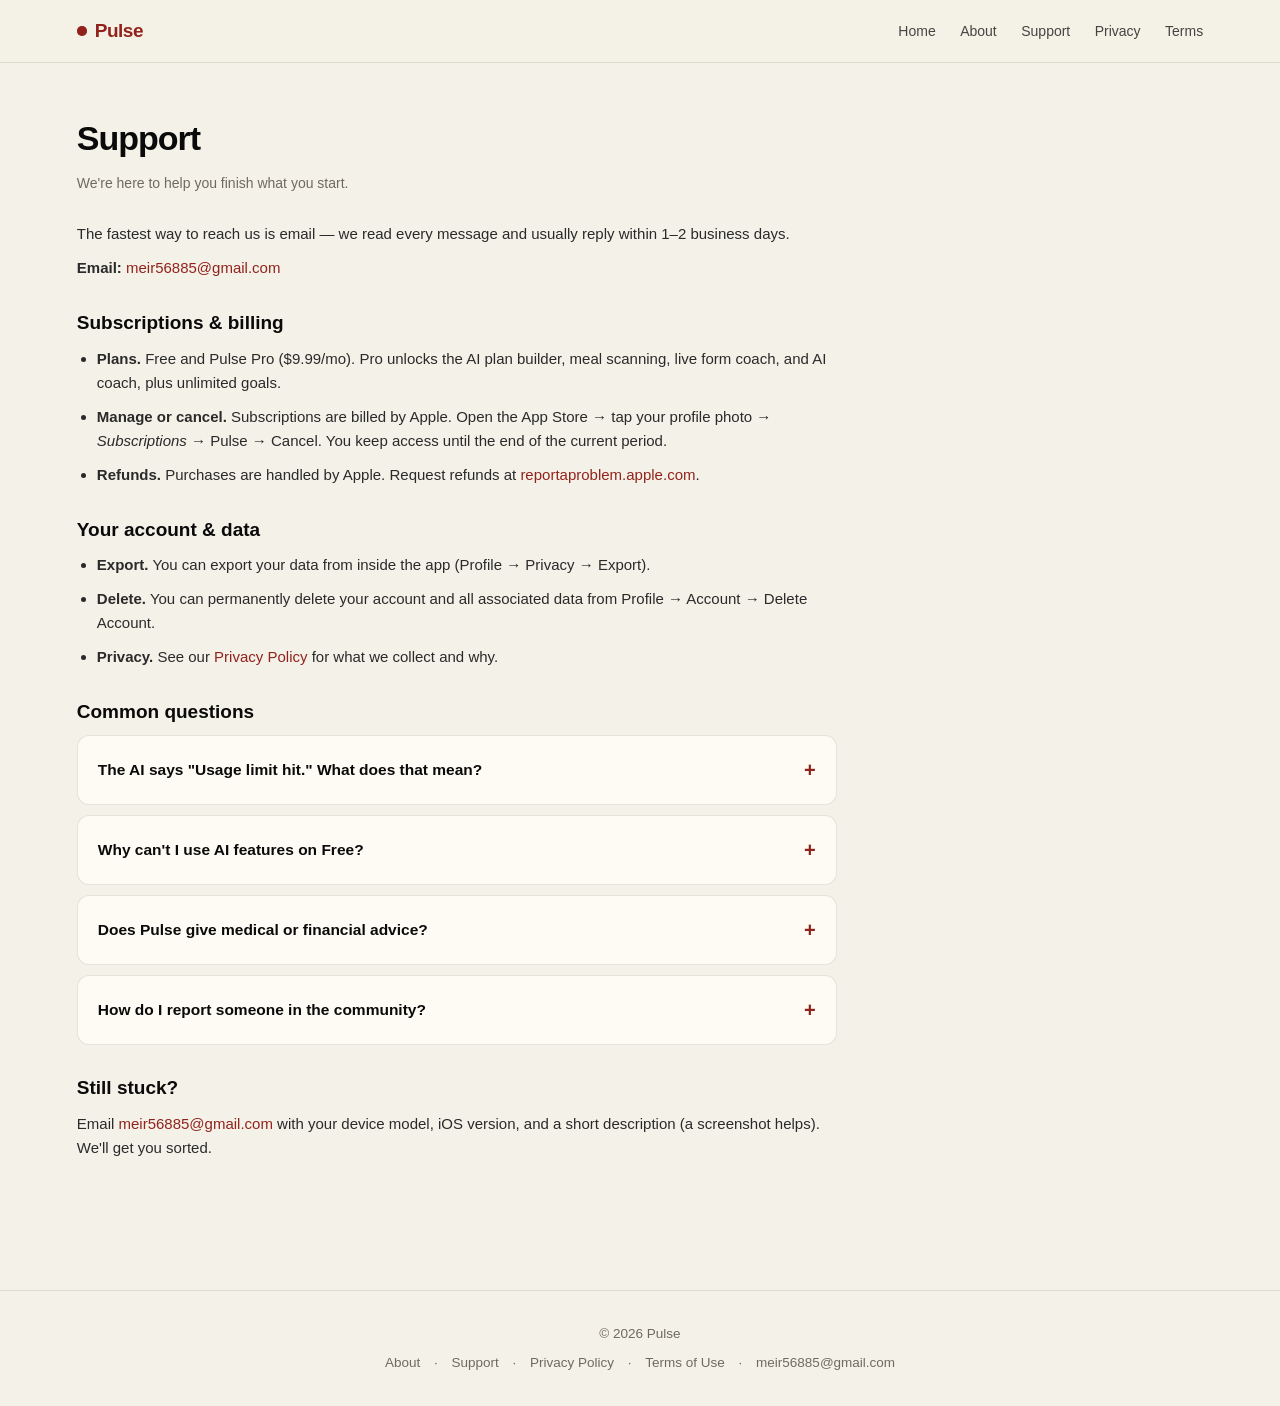
<file: support.html>
<!DOCTYPE html>
<html lang="en">
<head>
  <meta charset="UTF-8" />
  <meta name="viewport" content="width=device-width, initial-scale=1.0" />
  <title>Support — Pulse</title>
  <meta name="description" content="Get help with Pulse — subscriptions, account, data, and contact." />
  <link rel="stylesheet" href="style.css" />
  <link rel="icon" type="image/svg+xml" href="assets/favicon.svg" />
  <link rel="icon" type="image/png" sizes="32x32" href="assets/favicon-32.png?v=2" />
  <link rel="icon" type="image/png" sizes="192x192" href="assets/favicon-192.png?v=2" />
  <link rel="shortcut icon" href="favicon.ico" />
  <link rel="apple-touch-icon" href="assets/apple-touch-icon.png?v=2" />
  <link rel="manifest" href="site.webmanifest" />
  <meta name="theme-color" content="#91231C" media="(prefers-color-scheme: light)" />
  <meta name="theme-color" content="#0E0C08" media="(prefers-color-scheme: dark)" />
</head>
<body>
  <header>
    <nav>
      <a class="brand" href="index.html"><span class="dot"></span> Pulse</a>
      <button class="navtoggle" type="button" aria-label="Open menu" aria-controls="navlinks" aria-expanded="false"><span></span><span></span><span></span></button>
      <div class="navlinks" id="navlinks">
        <a href="index.html">Home</a>
        <a href="about.html">About</a>
        <a href="support.html">Support</a>
        <a href="privacy.html">Privacy</a>
        <a href="terms.html">Terms</a>
      </div>
    </nav>
  </header>

  <main>
    <section class="legal">
      <h1>Support</h1>
      <p class="eff">We're here to help you finish what you start.</p>

      <p>The fastest way to reach us is email — we read every message and usually reply within 1–2 business days.</p>
      <p><strong>Email:</strong> <a href="mailto:meir56885@gmail.com">meir56885@gmail.com</a></p>

      <h2>Subscriptions &amp; billing</h2>
      <ul>
        <li><strong>Plans.</strong> Free and Pulse Pro ($9.99/mo). Pro unlocks the AI plan builder, meal scanning, live form coach, and AI coach, plus unlimited goals.</li>
        <li><strong>Manage or cancel.</strong> Subscriptions are billed by Apple. Open the App Store → tap your profile photo → <em>Subscriptions</em> → Pulse → Cancel. You keep access until the end of the current period.</li>
        <li><strong>Refunds.</strong> Purchases are handled by Apple. Request refunds at <a href="https://reportaproblem.apple.com" rel="noopener">reportaproblem.apple.com</a>.</li>
      </ul>

      <h2>Your account &amp; data</h2>
      <ul>
        <li><strong>Export.</strong> You can export your data from inside the app (Profile → Privacy → Export).</li>
        <li><strong>Delete.</strong> You can permanently delete your account and all associated data from Profile → Account → Delete Account.</li>
        <li><strong>Privacy.</strong> See our <a href="privacy.html">Privacy Policy</a> for what we collect and why.</li>
      </ul>

      <h2>Common questions</h2>
      <div class="faq">
        <details><summary>The AI says "Usage limit hit." What does that mean?</summary><p>You've reached your plan's AI usage for now, or the service is briefly rate-limited. Your daily AI allowance resets the next day — try again shortly.</p></details>
        <details><summary>Why can't I use AI features on Free?</summary><p>AI plan generation, meal scanning, the form coach, and the AI coach are Pro features. On Free you can still create goals, add your own steps, keep a streak, and use the community.</p></details>
        <details><summary>Does Pulse give medical or financial advice?</summary><p>No. Pulse is a planning and motivation tool and its AI can make mistakes. Always consult a qualified professional before acting on health, medical, or financial guidance. See our <a href="terms.html">Terms of Use</a>.</p></details>
        <details><summary>How do I report someone in the community?</summary><p>Long-press a member or open their chat and use the menu to Report or Block. Reported and blocked users are removed from your view.</p></details>
      </div>

      <h2>Still stuck?</h2>
      <p>Email <a href="mailto:meir56885@gmail.com">meir56885@gmail.com</a> with your device model, iOS version, and a short description (a screenshot helps). We'll get you sorted.</p>
    </section>
  </main>

  <footer>
    <div>© <span id="yr"></span> Pulse</div>
    <div style="margin-top:8px">
      <a href="about.html">About</a> ·
      <a href="support.html">Support</a> ·
      <a href="privacy.html">Privacy Policy</a> ·
      <a href="terms.html">Terms of Use</a> ·
      <a href="mailto:meir56885@gmail.com">meir56885@gmail.com</a>
    </div>
  </footer>
  <script src="main.js" defer></script>
</body>
</html>
</file>
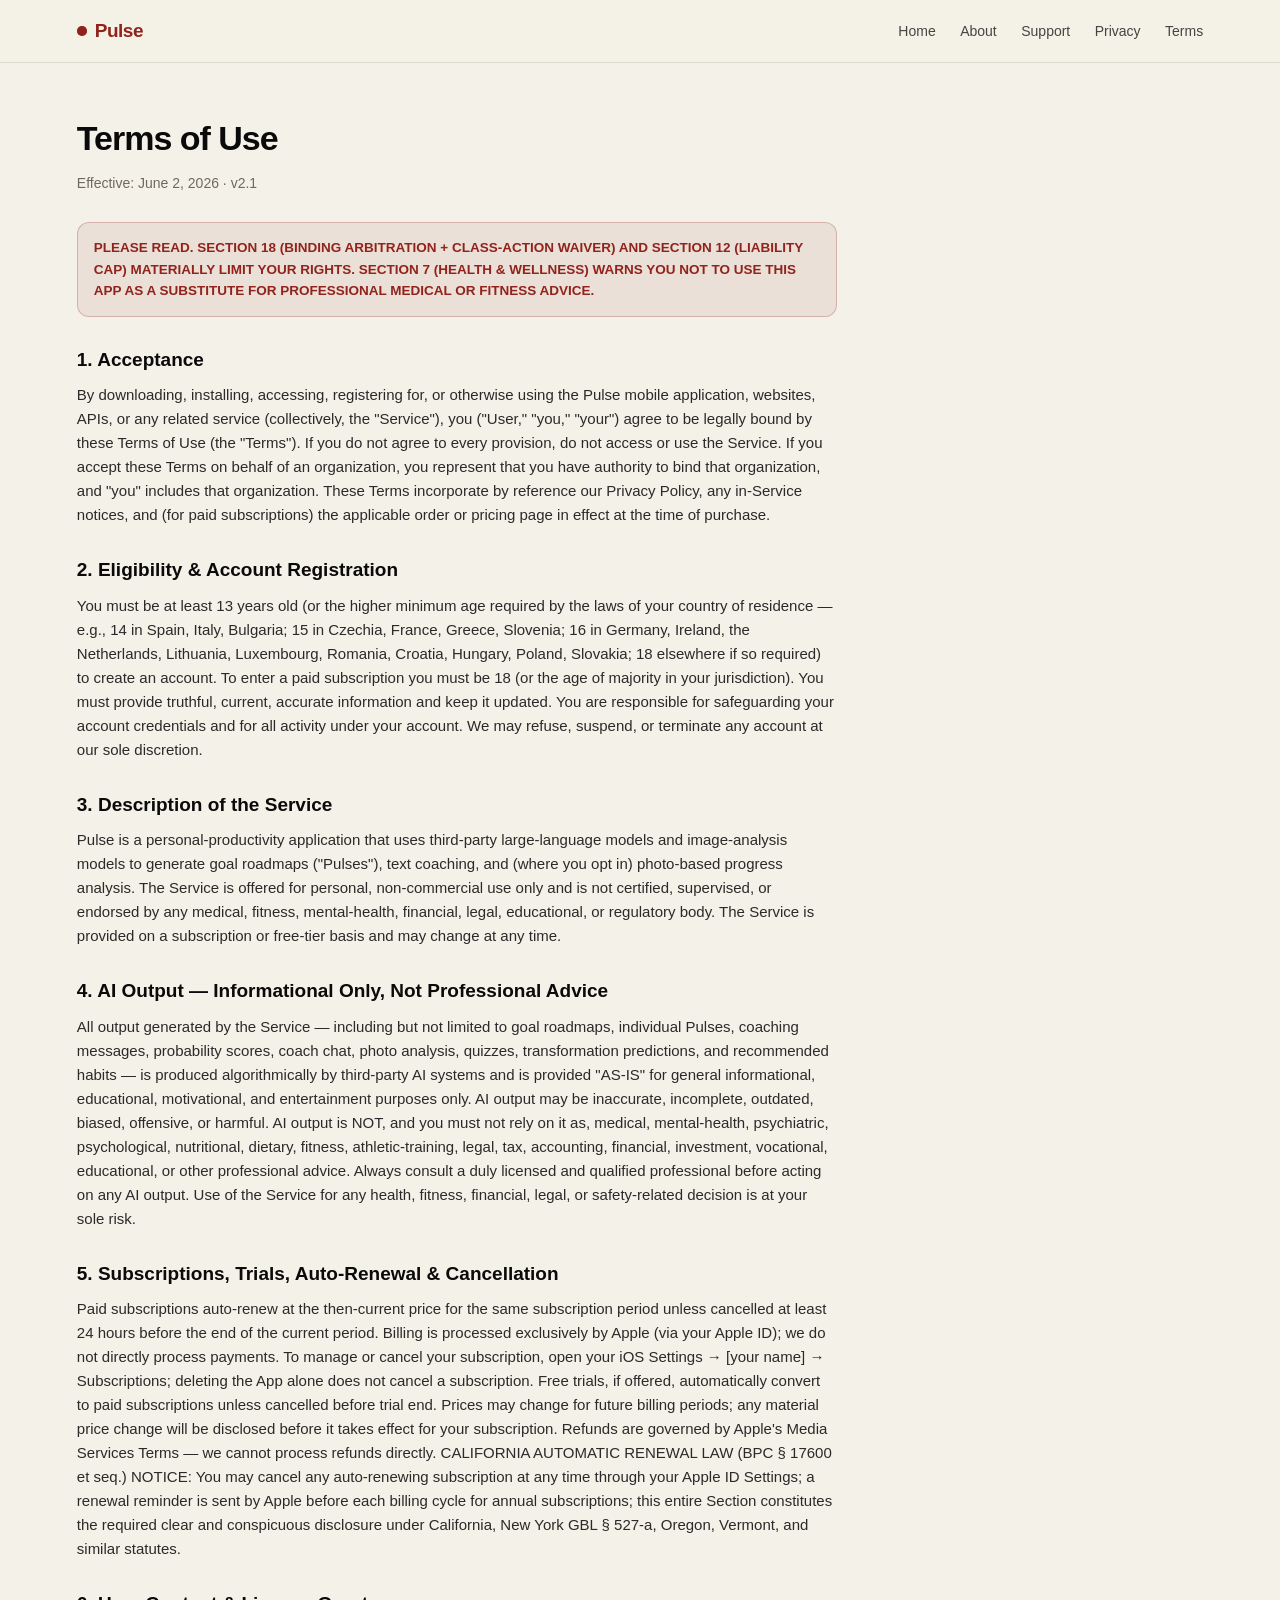
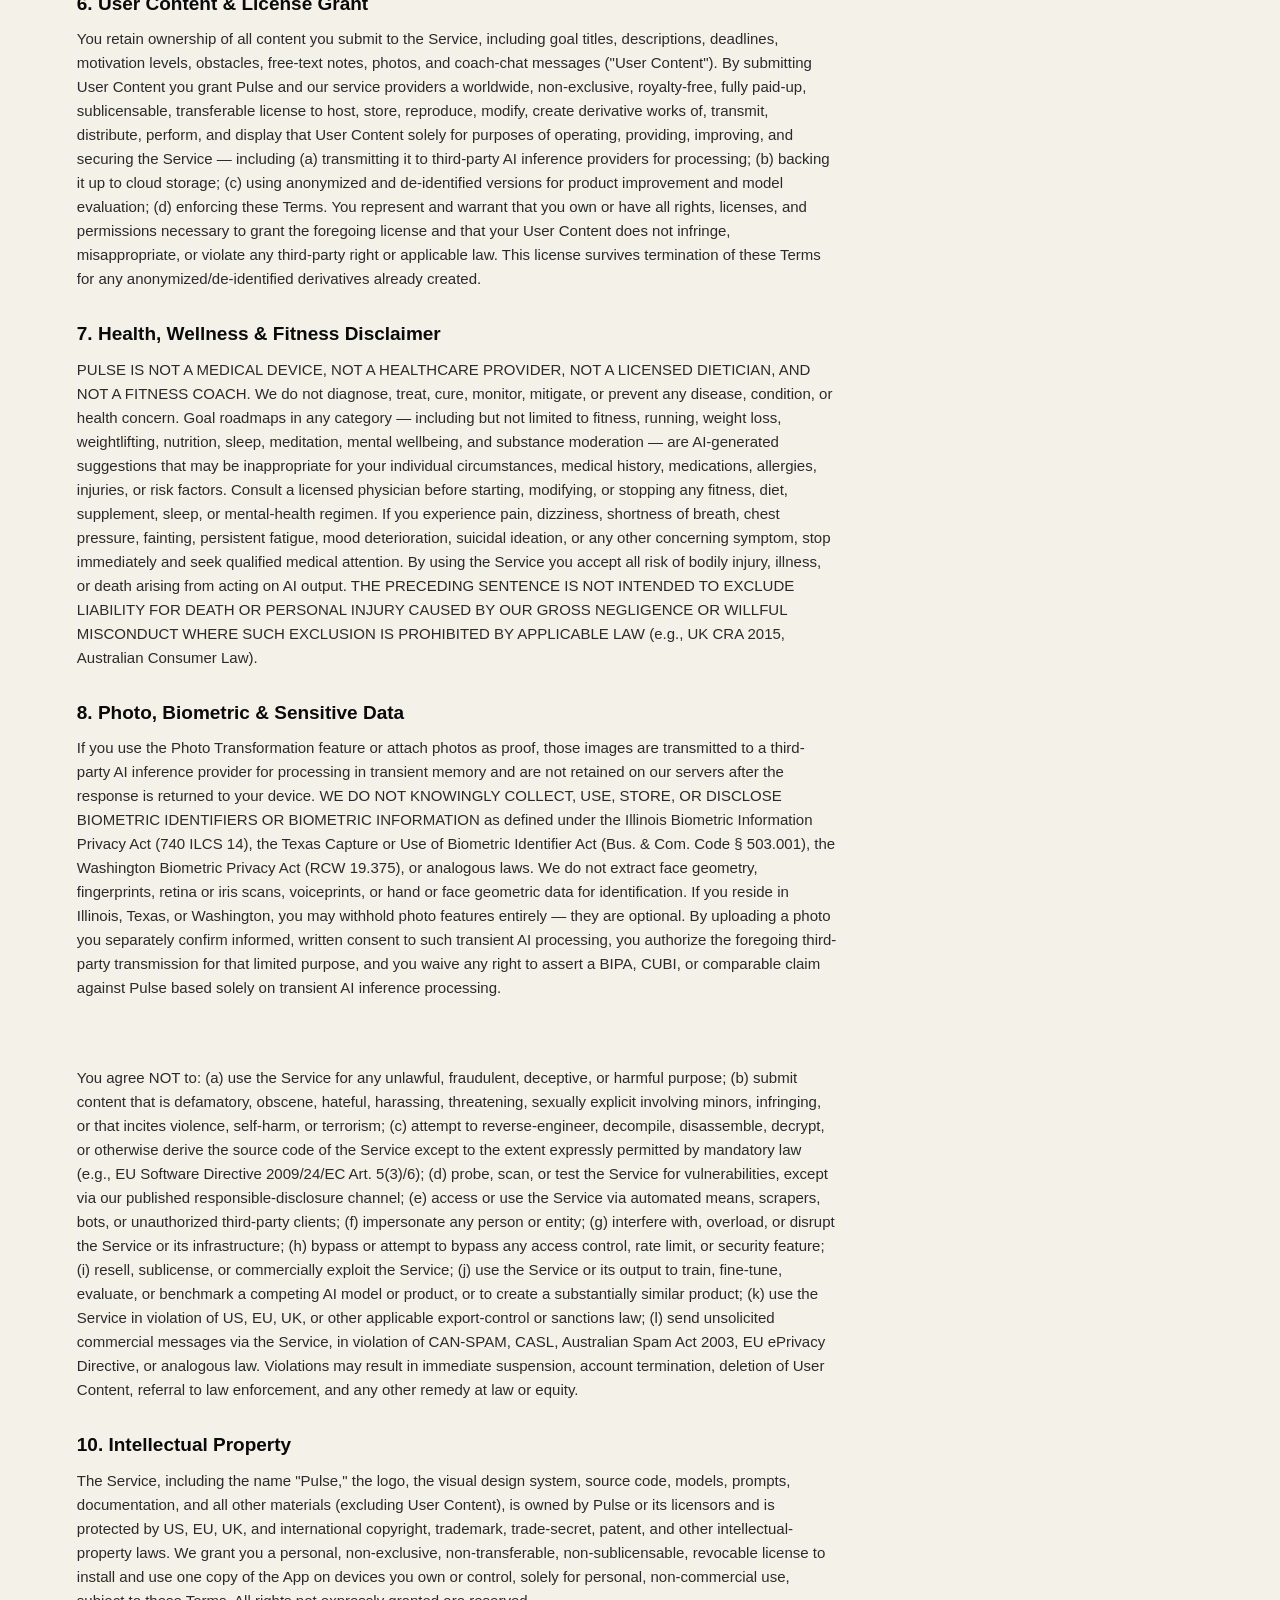
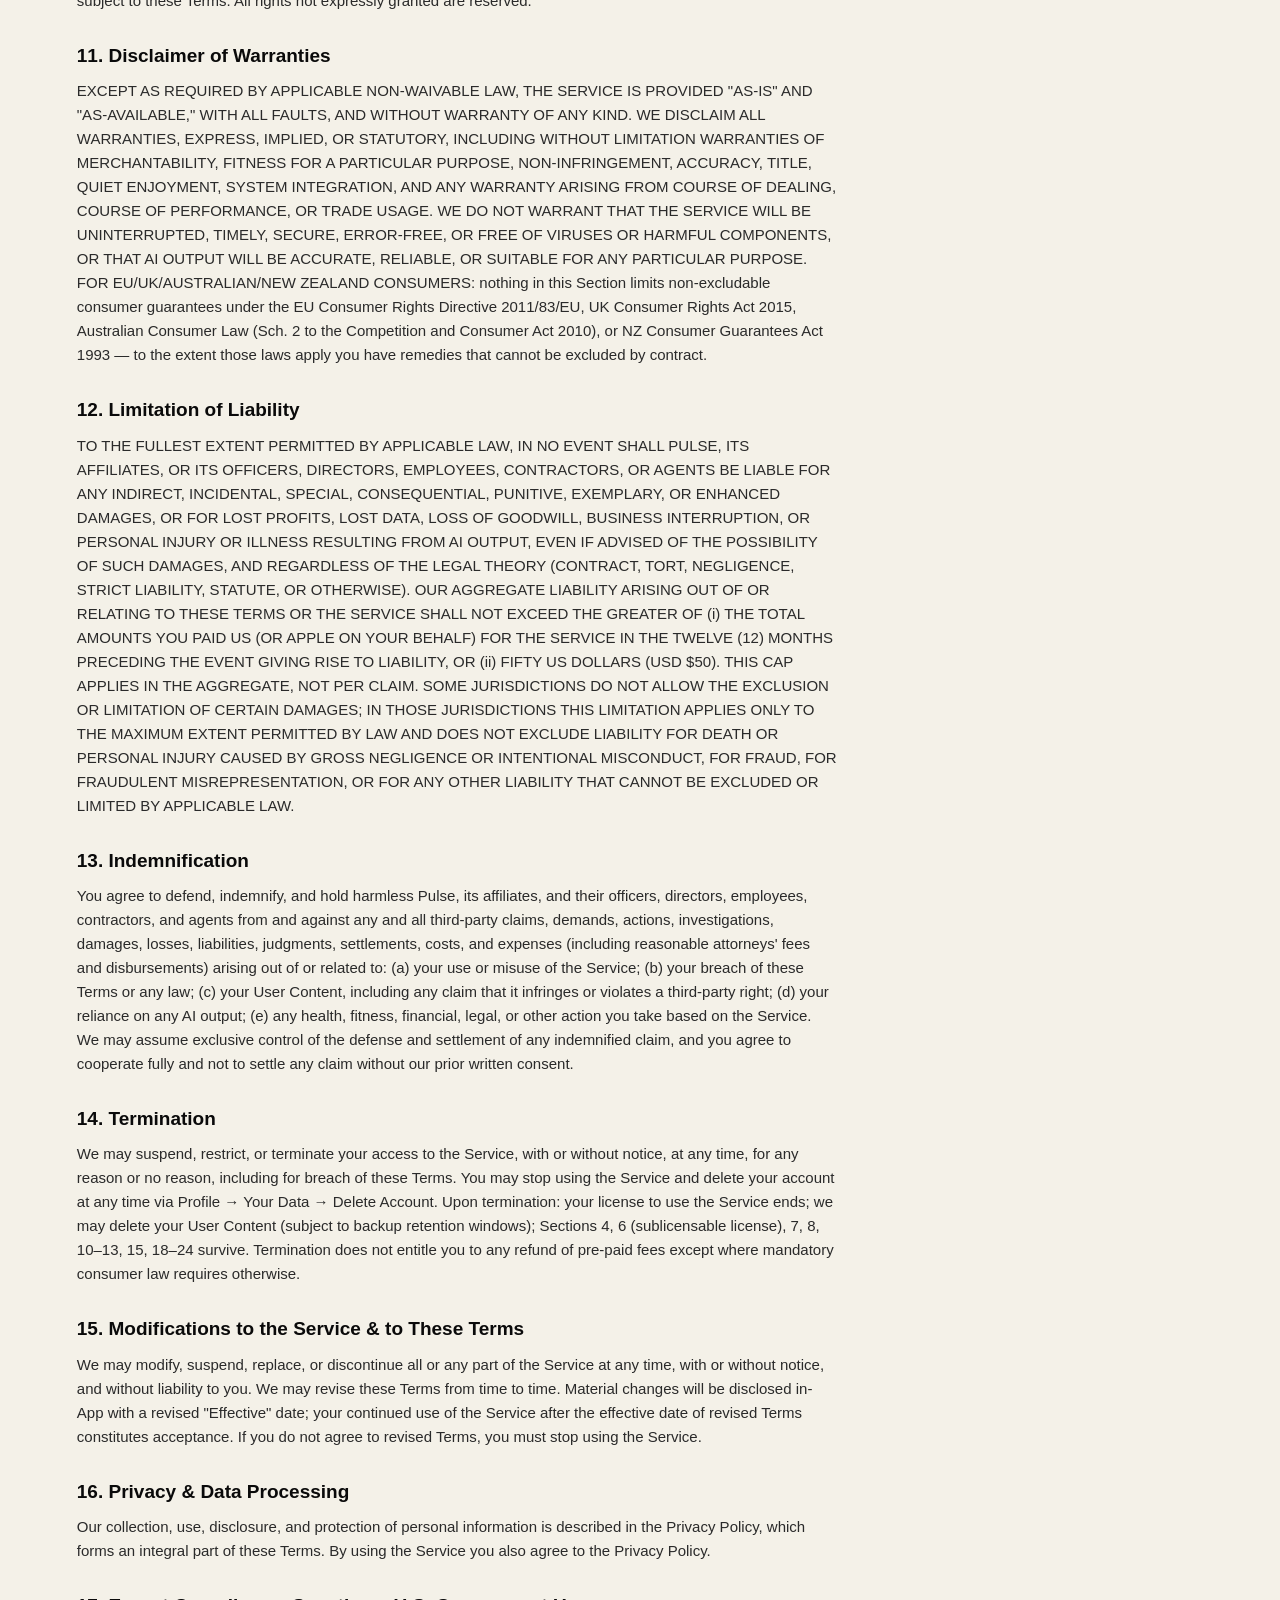
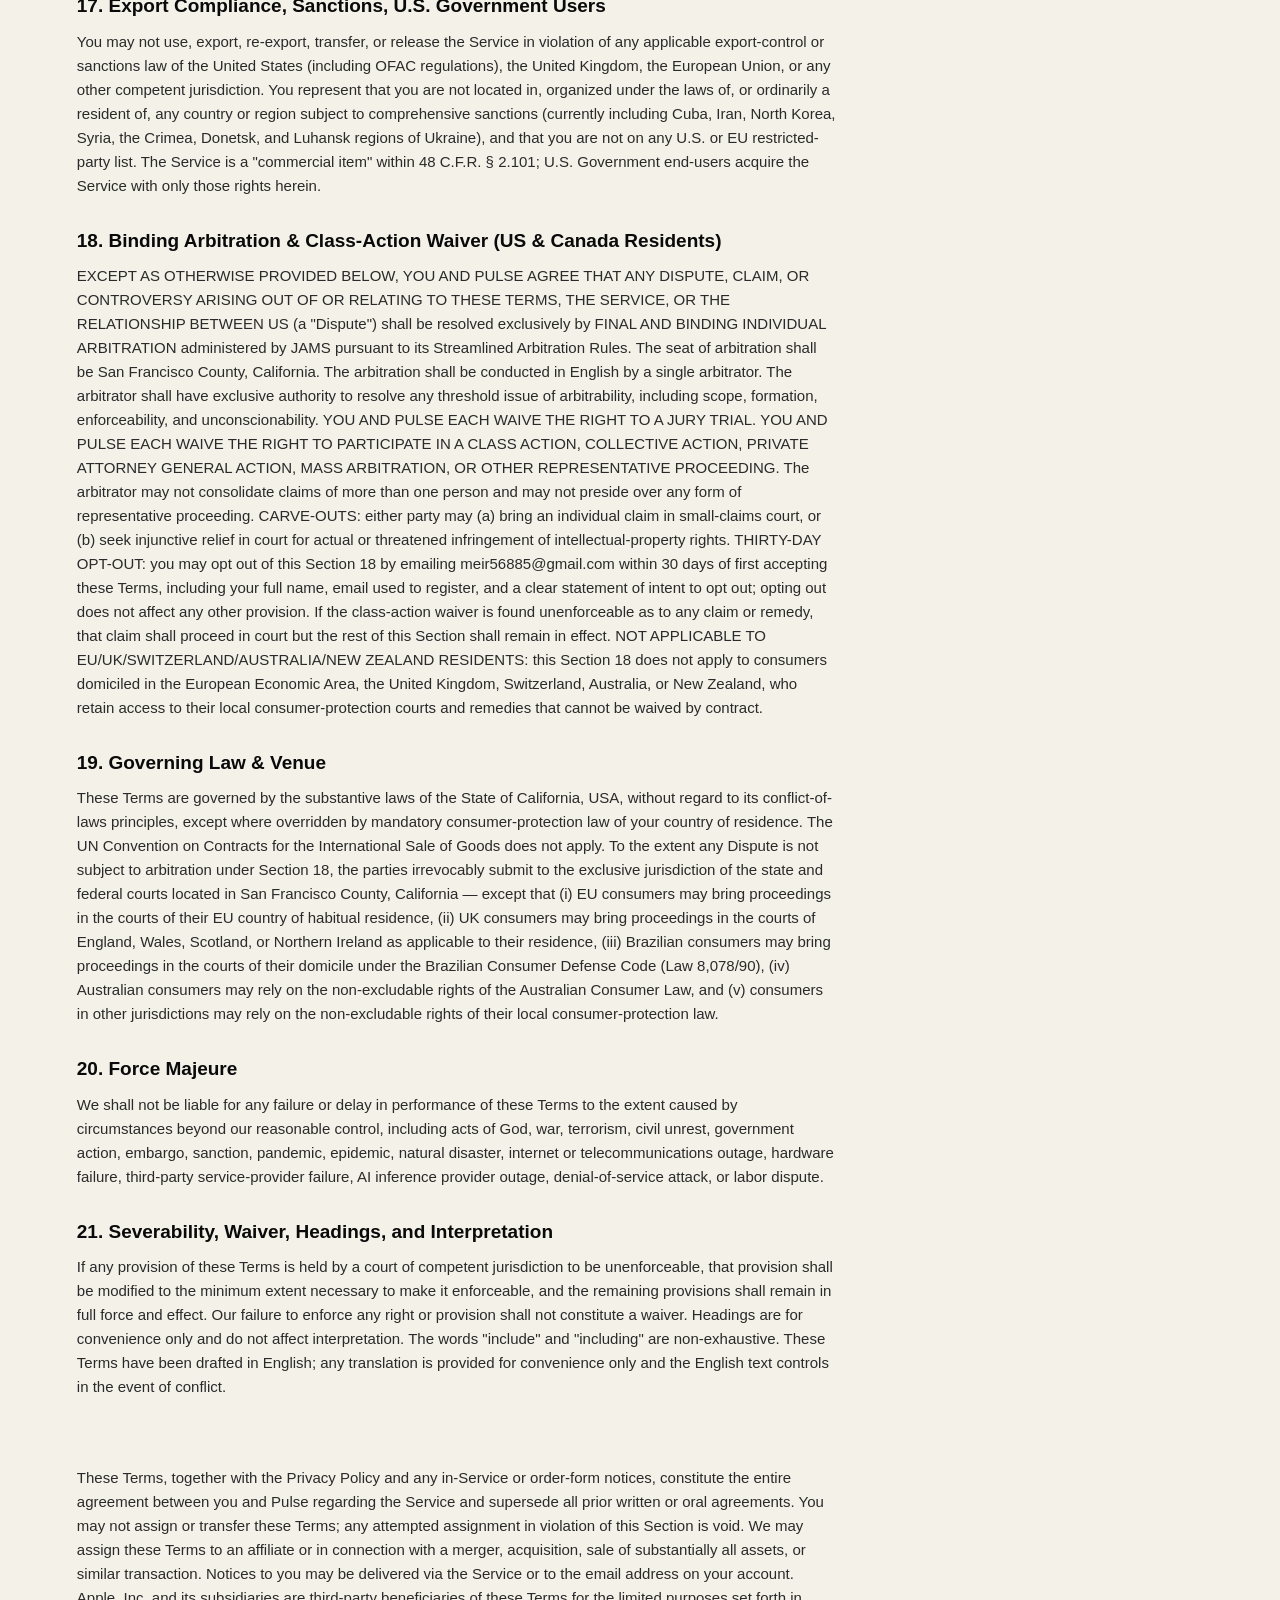
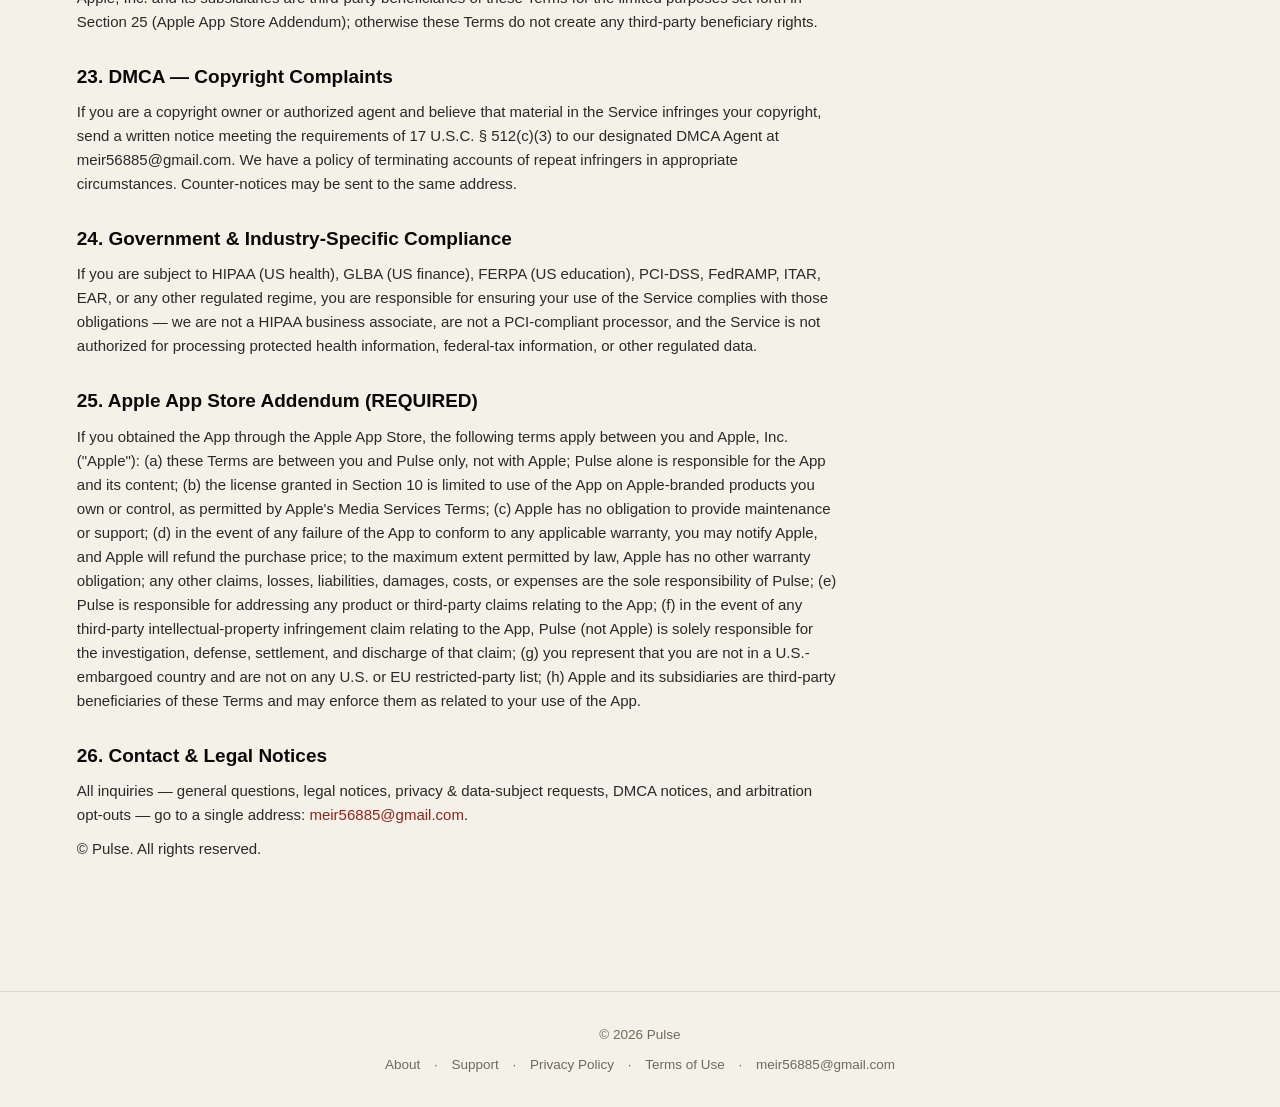
<file: terms.html>
<!DOCTYPE html>
<html lang="en">
<head>
  <meta charset="UTF-8" />
  <meta name="viewport" content="width=device-width, initial-scale=1.0" />
  <title>Terms of Use — Pulse</title>
  <meta name="description" content="Pulse Terms of Use." />
  <link rel="stylesheet" href="style.css" />
  <link rel="icon" type="image/svg+xml" href="assets/favicon.svg" />
  <link rel="icon" type="image/png" sizes="32x32" href="assets/favicon-32.png?v=2" />
  <link rel="icon" type="image/png" sizes="192x192" href="assets/favicon-192.png?v=2" />
  <link rel="shortcut icon" href="favicon.ico" />
  <link rel="apple-touch-icon" href="assets/apple-touch-icon.png?v=2" />
  <link rel="manifest" href="site.webmanifest" />
  <meta name="theme-color" content="#91231C" media="(prefers-color-scheme: light)" />
  <meta name="theme-color" content="#0E0C08" media="(prefers-color-scheme: dark)" />
</head>
<body>
  <header>
    <nav>
      <a class="brand" href="index.html"><span class="dot"></span> Pulse</a>
      <button class="navtoggle" type="button" aria-label="Open menu" aria-controls="navlinks" aria-expanded="false"><span></span><span></span><span></span></button>
      <div class="navlinks" id="navlinks">
        <a href="index.html">Home</a>
        <a href="about.html">About</a>
        <a href="support.html">Support</a>
        <a href="privacy.html">Privacy</a>
        <a href="terms.html">Terms</a>
      </div>
    </nav>
  </header>

  <main>
    <section class="legal">
      <h1>Terms of Use</h1>
      <p class="eff">Effective: June 2, 2026 · v2.1</p>

      <p class="banner">PLEASE READ. SECTION 18 (BINDING ARBITRATION + CLASS-ACTION WAIVER) AND SECTION 12 (LIABILITY CAP) MATERIALLY LIMIT YOUR RIGHTS. SECTION 7 (HEALTH &amp; WELLNESS) WARNS YOU NOT TO USE THIS APP AS A SUBSTITUTE FOR PROFESSIONAL MEDICAL OR FITNESS ADVICE.</p>

      <h2>1. Acceptance</h2>
      <p>By downloading, installing, accessing, registering for, or otherwise using the Pulse mobile application, websites, APIs, or any related service (collectively, the "Service"), you ("User," "you," "your") agree to be legally bound by these Terms of Use (the "Terms"). If you do not agree to every provision, do not access or use the Service. If you accept these Terms on behalf of an organization, you represent that you have authority to bind that organization, and "you" includes that organization. These Terms incorporate by reference our Privacy Policy, any in-Service notices, and (for paid subscriptions) the applicable order or pricing page in effect at the time of purchase.</p>

      <h2>2. Eligibility &amp; Account Registration</h2>
      <p>You must be at least 13 years old (or the higher minimum age required by the laws of your country of residence — e.g., 14 in Spain, Italy, Bulgaria; 15 in Czechia, France, Greece, Slovenia; 16 in Germany, Ireland, the Netherlands, Lithuania, Luxembourg, Romania, Croatia, Hungary, Poland, Slovakia; 18 elsewhere if so required) to create an account. To enter a paid subscription you must be 18 (or the age of majority in your jurisdiction). You must provide truthful, current, accurate information and keep it updated. You are responsible for safeguarding your account credentials and for all activity under your account. We may refuse, suspend, or terminate any account at our sole discretion.</p>

      <h2>3. Description of the Service</h2>
      <p>Pulse is a personal-productivity application that uses third-party large-language models and image-analysis models to generate goal roadmaps ("Pulses"), text coaching, and (where you opt in) photo-based progress analysis. The Service is offered for personal, non-commercial use only and is not certified, supervised, or endorsed by any medical, fitness, mental-health, financial, legal, educational, or regulatory body. The Service is provided on a subscription or free-tier basis and may change at any time.</p>

      <h2>4. AI Output — Informational Only, Not Professional Advice</h2>
      <p>All output generated by the Service — including but not limited to goal roadmaps, individual Pulses, coaching messages, probability scores, coach chat, photo analysis, quizzes, transformation predictions, and recommended habits — is produced algorithmically by third-party AI systems and is provided "AS-IS" for general informational, educational, motivational, and entertainment purposes only. AI output may be inaccurate, incomplete, outdated, biased, offensive, or harmful. AI output is NOT, and you must not rely on it as, medical, mental-health, psychiatric, psychological, nutritional, dietary, fitness, athletic-training, legal, tax, accounting, financial, investment, vocational, educational, or other professional advice. Always consult a duly licensed and qualified professional before acting on any AI output. Use of the Service for any health, fitness, financial, legal, or safety-related decision is at your sole risk.</p>

      <h2>5. Subscriptions, Trials, Auto-Renewal &amp; Cancellation</h2>
      <p>Paid subscriptions auto-renew at the then-current price for the same subscription period unless cancelled at least 24 hours before the end of the current period. Billing is processed exclusively by Apple (via your Apple ID); we do not directly process payments. To manage or cancel your subscription, open your iOS Settings → [your name] → Subscriptions; deleting the App alone does not cancel a subscription. Free trials, if offered, automatically convert to paid subscriptions unless cancelled before trial end. Prices may change for future billing periods; any material price change will be disclosed before it takes effect for your subscription. Refunds are governed by Apple's Media Services Terms — we cannot process refunds directly. CALIFORNIA AUTOMATIC RENEWAL LAW (BPC § 17600 et seq.) NOTICE: You may cancel any auto-renewing subscription at any time through your Apple ID Settings; a renewal reminder is sent by Apple before each billing cycle for annual subscriptions; this entire Section constitutes the required clear and conspicuous disclosure under California, New York GBL § 527-a, Oregon, Vermont, and similar statutes.</p>

      <h2>6. User Content &amp; License Grant</h2>
      <p>You retain ownership of all content you submit to the Service, including goal titles, descriptions, deadlines, motivation levels, obstacles, free-text notes, photos, and coach-chat messages ("User Content"). By submitting User Content you grant Pulse and our service providers a worldwide, non-exclusive, royalty-free, fully paid-up, sublicensable, transferable license to host, store, reproduce, modify, create derivative works of, transmit, distribute, perform, and display that User Content solely for purposes of operating, providing, improving, and securing the Service — including (a) transmitting it to third-party AI inference providers for processing; (b) backing it up to cloud storage; (c) using anonymized and de-identified versions for product improvement and model evaluation; (d) enforcing these Terms. You represent and warrant that you own or have all rights, licenses, and permissions necessary to grant the foregoing license and that your User Content does not infringe, misappropriate, or violate any third-party right or applicable law. This license survives termination of these Terms for any anonymized/de-identified derivatives already created.</p>

      <h2>7. Health, Wellness &amp; Fitness Disclaimer</h2>
      <p>PULSE IS NOT A MEDICAL DEVICE, NOT A HEALTHCARE PROVIDER, NOT A LICENSED DIETICIAN, AND NOT A FITNESS COACH. We do not diagnose, treat, cure, monitor, mitigate, or prevent any disease, condition, or health concern. Goal roadmaps in any category — including but not limited to fitness, running, weight loss, weightlifting, nutrition, sleep, meditation, mental wellbeing, and substance moderation — are AI-generated suggestions that may be inappropriate for your individual circumstances, medical history, medications, allergies, injuries, or risk factors. Consult a licensed physician before starting, modifying, or stopping any fitness, diet, supplement, sleep, or mental-health regimen. If you experience pain, dizziness, shortness of breath, chest pressure, fainting, persistent fatigue, mood deterioration, suicidal ideation, or any other concerning symptom, stop immediately and seek qualified medical attention. By using the Service you accept all risk of bodily injury, illness, or death arising from acting on AI output. THE PRECEDING SENTENCE IS NOT INTENDED TO EXCLUDE LIABILITY FOR DEATH OR PERSONAL INJURY CAUSED BY OUR GROSS NEGLIGENCE OR WILLFUL MISCONDUCT WHERE SUCH EXCLUSION IS PROHIBITED BY APPLICABLE LAW (e.g., UK CRA 2015, Australian Consumer Law).</p>

      <h2>8. Photo, Biometric &amp; Sensitive Data</h2>
      <p>If you use the Photo Transformation feature or attach photos as proof, those images are transmitted to a third-party AI inference provider for processing in transient memory and are not retained on our servers after the response is returned to your device. WE DO NOT KNOWINGLY COLLECT, USE, STORE, OR DISCLOSE BIOMETRIC IDENTIFIERS OR BIOMETRIC INFORMATION as defined under the Illinois Biometric Information Privacy Act (740 ILCS 14), the Texas Capture or Use of Biometric Identifier Act (Bus. &amp; Com. Code § 503.001), the Washington Biometric Privacy Act (RCW 19.375), or analogous laws. We do not extract face geometry, fingerprints, retina or iris scans, voiceprints, or hand or face geometric data for identification. If you reside in Illinois, Texas, or Washington, you may withhold photo features entirely — they are optional. By uploading a photo you separately confirm informed, written consent to such transient AI processing, you authorize the foregoing third-party transmission for that limited purpose, and you waive any right to assert a BIPA, CUBI, or comparable claim against Pulse based solely on transient AI inference processing.</p>

      <h2>9. Acceptable Use &amp; Prohibited Conduct</h2>
      <p>You agree NOT to: (a) use the Service for any unlawful, fraudulent, deceptive, or harmful purpose; (b) submit content that is defamatory, obscene, hateful, harassing, threatening, sexually explicit involving minors, infringing, or that incites violence, self-harm, or terrorism; (c) attempt to reverse-engineer, decompile, disassemble, decrypt, or otherwise derive the source code of the Service except to the extent expressly permitted by mandatory law (e.g., EU Software Directive 2009/24/EC Art. 5(3)/6); (d) probe, scan, or test the Service for vulnerabilities, except via our published responsible-disclosure channel; (e) access or use the Service via automated means, scrapers, bots, or unauthorized third-party clients; (f) impersonate any person or entity; (g) interfere with, overload, or disrupt the Service or its infrastructure; (h) bypass or attempt to bypass any access control, rate limit, or security feature; (i) resell, sublicense, or commercially exploit the Service; (j) use the Service or its output to train, fine-tune, evaluate, or benchmark a competing AI model or product, or to create a substantially similar product; (k) use the Service in violation of US, EU, UK, or other applicable export-control or sanctions law; (l) send unsolicited commercial messages via the Service, in violation of CAN-SPAM, CASL, Australian Spam Act 2003, EU ePrivacy Directive, or analogous law. Violations may result in immediate suspension, account termination, deletion of User Content, referral to law enforcement, and any other remedy at law or equity.</p>

      <h2>10. Intellectual Property</h2>
      <p>The Service, including the name "Pulse," the logo, the visual design system, source code, models, prompts, documentation, and all other materials (excluding User Content), is owned by Pulse or its licensors and is protected by US, EU, UK, and international copyright, trademark, trade-secret, patent, and other intellectual-property laws. We grant you a personal, non-exclusive, non-transferable, non-sublicensable, revocable license to install and use one copy of the App on devices you own or control, solely for personal, non-commercial use, subject to these Terms. All rights not expressly granted are reserved.</p>

      <h2>11. Disclaimer of Warranties</h2>
      <p>EXCEPT AS REQUIRED BY APPLICABLE NON-WAIVABLE LAW, THE SERVICE IS PROVIDED "AS-IS" AND "AS-AVAILABLE," WITH ALL FAULTS, AND WITHOUT WARRANTY OF ANY KIND. WE DISCLAIM ALL WARRANTIES, EXPRESS, IMPLIED, OR STATUTORY, INCLUDING WITHOUT LIMITATION WARRANTIES OF MERCHANTABILITY, FITNESS FOR A PARTICULAR PURPOSE, NON-INFRINGEMENT, ACCURACY, TITLE, QUIET ENJOYMENT, SYSTEM INTEGRATION, AND ANY WARRANTY ARISING FROM COURSE OF DEALING, COURSE OF PERFORMANCE, OR TRADE USAGE. WE DO NOT WARRANT THAT THE SERVICE WILL BE UNINTERRUPTED, TIMELY, SECURE, ERROR-FREE, OR FREE OF VIRUSES OR HARMFUL COMPONENTS, OR THAT AI OUTPUT WILL BE ACCURATE, RELIABLE, OR SUITABLE FOR ANY PARTICULAR PURPOSE. FOR EU/UK/AUSTRALIAN/NEW ZEALAND CONSUMERS: nothing in this Section limits non-excludable consumer guarantees under the EU Consumer Rights Directive 2011/83/EU, UK Consumer Rights Act 2015, Australian Consumer Law (Sch. 2 to the Competition and Consumer Act 2010), or NZ Consumer Guarantees Act 1993 — to the extent those laws apply you have remedies that cannot be excluded by contract.</p>

      <h2>12. Limitation of Liability</h2>
      <p>TO THE FULLEST EXTENT PERMITTED BY APPLICABLE LAW, IN NO EVENT SHALL PULSE, ITS AFFILIATES, OR ITS OFFICERS, DIRECTORS, EMPLOYEES, CONTRACTORS, OR AGENTS BE LIABLE FOR ANY INDIRECT, INCIDENTAL, SPECIAL, CONSEQUENTIAL, PUNITIVE, EXEMPLARY, OR ENHANCED DAMAGES, OR FOR LOST PROFITS, LOST DATA, LOSS OF GOODWILL, BUSINESS INTERRUPTION, OR PERSONAL INJURY OR ILLNESS RESULTING FROM AI OUTPUT, EVEN IF ADVISED OF THE POSSIBILITY OF SUCH DAMAGES, AND REGARDLESS OF THE LEGAL THEORY (CONTRACT, TORT, NEGLIGENCE, STRICT LIABILITY, STATUTE, OR OTHERWISE). OUR AGGREGATE LIABILITY ARISING OUT OF OR RELATING TO THESE TERMS OR THE SERVICE SHALL NOT EXCEED THE GREATER OF (i) THE TOTAL AMOUNTS YOU PAID US (OR APPLE ON YOUR BEHALF) FOR THE SERVICE IN THE TWELVE (12) MONTHS PRECEDING THE EVENT GIVING RISE TO LIABILITY, OR (ii) FIFTY US DOLLARS (USD $50). THIS CAP APPLIES IN THE AGGREGATE, NOT PER CLAIM. SOME JURISDICTIONS DO NOT ALLOW THE EXCLUSION OR LIMITATION OF CERTAIN DAMAGES; IN THOSE JURISDICTIONS THIS LIMITATION APPLIES ONLY TO THE MAXIMUM EXTENT PERMITTED BY LAW AND DOES NOT EXCLUDE LIABILITY FOR DEATH OR PERSONAL INJURY CAUSED BY GROSS NEGLIGENCE OR INTENTIONAL MISCONDUCT, FOR FRAUD, FOR FRAUDULENT MISREPRESENTATION, OR FOR ANY OTHER LIABILITY THAT CANNOT BE EXCLUDED OR LIMITED BY APPLICABLE LAW.</p>

      <h2>13. Indemnification</h2>
      <p>You agree to defend, indemnify, and hold harmless Pulse, its affiliates, and their officers, directors, employees, contractors, and agents from and against any and all third-party claims, demands, actions, investigations, damages, losses, liabilities, judgments, settlements, costs, and expenses (including reasonable attorneys' fees and disbursements) arising out of or related to: (a) your use or misuse of the Service; (b) your breach of these Terms or any law; (c) your User Content, including any claim that it infringes or violates a third-party right; (d) your reliance on any AI output; (e) any health, fitness, financial, legal, or other action you take based on the Service. We may assume exclusive control of the defense and settlement of any indemnified claim, and you agree to cooperate fully and not to settle any claim without our prior written consent.</p>

      <h2>14. Termination</h2>
      <p>We may suspend, restrict, or terminate your access to the Service, with or without notice, at any time, for any reason or no reason, including for breach of these Terms. You may stop using the Service and delete your account at any time via Profile → Your Data → Delete Account. Upon termination: your license to use the Service ends; we may delete your User Content (subject to backup retention windows); Sections 4, 6 (sublicensable license), 7, 8, 10–13, 15, 18–24 survive. Termination does not entitle you to any refund of pre-paid fees except where mandatory consumer law requires otherwise.</p>

      <h2>15. Modifications to the Service &amp; to These Terms</h2>
      <p>We may modify, suspend, replace, or discontinue all or any part of the Service at any time, with or without notice, and without liability to you. We may revise these Terms from time to time. Material changes will be disclosed in-App with a revised "Effective" date; your continued use of the Service after the effective date of revised Terms constitutes acceptance. If you do not agree to revised Terms, you must stop using the Service.</p>

      <h2>16. Privacy &amp; Data Processing</h2>
      <p>Our collection, use, disclosure, and protection of personal information is described in the Privacy Policy, which forms an integral part of these Terms. By using the Service you also agree to the Privacy Policy.</p>

      <h2>17. Export Compliance, Sanctions, U.S. Government Users</h2>
      <p>You may not use, export, re-export, transfer, or release the Service in violation of any applicable export-control or sanctions law of the United States (including OFAC regulations), the United Kingdom, the European Union, or any other competent jurisdiction. You represent that you are not located in, organized under the laws of, or ordinarily a resident of, any country or region subject to comprehensive sanctions (currently including Cuba, Iran, North Korea, Syria, the Crimea, Donetsk, and Luhansk regions of Ukraine), and that you are not on any U.S. or EU restricted-party list. The Service is a "commercial item" within 48 C.F.R. § 2.101; U.S. Government end-users acquire the Service with only those rights herein.</p>

      <h2>18. Binding Arbitration &amp; Class-Action Waiver (US &amp; Canada Residents)</h2>
      <p>EXCEPT AS OTHERWISE PROVIDED BELOW, YOU AND PULSE AGREE THAT ANY DISPUTE, CLAIM, OR CONTROVERSY ARISING OUT OF OR RELATING TO THESE TERMS, THE SERVICE, OR THE RELATIONSHIP BETWEEN US (a "Dispute") shall be resolved exclusively by FINAL AND BINDING INDIVIDUAL ARBITRATION administered by JAMS pursuant to its Streamlined Arbitration Rules. The seat of arbitration shall be San Francisco County, California. The arbitration shall be conducted in English by a single arbitrator. The arbitrator shall have exclusive authority to resolve any threshold issue of arbitrability, including scope, formation, enforceability, and unconscionability. YOU AND PULSE EACH WAIVE THE RIGHT TO A JURY TRIAL. YOU AND PULSE EACH WAIVE THE RIGHT TO PARTICIPATE IN A CLASS ACTION, COLLECTIVE ACTION, PRIVATE ATTORNEY GENERAL ACTION, MASS ARBITRATION, OR OTHER REPRESENTATIVE PROCEEDING. The arbitrator may not consolidate claims of more than one person and may not preside over any form of representative proceeding. CARVE-OUTS: either party may (a) bring an individual claim in small-claims court, or (b) seek injunctive relief in court for actual or threatened infringement of intellectual-property rights. THIRTY-DAY OPT-OUT: you may opt out of this Section 18 by emailing meir56885@gmail.com within 30 days of first accepting these Terms, including your full name, email used to register, and a clear statement of intent to opt out; opting out does not affect any other provision. If the class-action waiver is found unenforceable as to any claim or remedy, that claim shall proceed in court but the rest of this Section shall remain in effect. NOT APPLICABLE TO EU/UK/SWITZERLAND/AUSTRALIA/NEW ZEALAND RESIDENTS: this Section 18 does not apply to consumers domiciled in the European Economic Area, the United Kingdom, Switzerland, Australia, or New Zealand, who retain access to their local consumer-protection courts and remedies that cannot be waived by contract.</p>

      <h2>19. Governing Law &amp; Venue</h2>
      <p>These Terms are governed by the substantive laws of the State of California, USA, without regard to its conflict-of-laws principles, except where overridden by mandatory consumer-protection law of your country of residence. The UN Convention on Contracts for the International Sale of Goods does not apply. To the extent any Dispute is not subject to arbitration under Section 18, the parties irrevocably submit to the exclusive jurisdiction of the state and federal courts located in San Francisco County, California — except that (i) EU consumers may bring proceedings in the courts of their EU country of habitual residence, (ii) UK consumers may bring proceedings in the courts of England, Wales, Scotland, or Northern Ireland as applicable to their residence, (iii) Brazilian consumers may bring proceedings in the courts of their domicile under the Brazilian Consumer Defense Code (Law 8,078/90), (iv) Australian consumers may rely on the non-excludable rights of the Australian Consumer Law, and (v) consumers in other jurisdictions may rely on the non-excludable rights of their local consumer-protection law.</p>

      <h2>20. Force Majeure</h2>
      <p>We shall not be liable for any failure or delay in performance of these Terms to the extent caused by circumstances beyond our reasonable control, including acts of God, war, terrorism, civil unrest, government action, embargo, sanction, pandemic, epidemic, natural disaster, internet or telecommunications outage, hardware failure, third-party service-provider failure, AI inference provider outage, denial-of-service attack, or labor dispute.</p>

      <h2>21. Severability, Waiver, Headings, and Interpretation</h2>
      <p>If any provision of these Terms is held by a court of competent jurisdiction to be unenforceable, that provision shall be modified to the minimum extent necessary to make it enforceable, and the remaining provisions shall remain in full force and effect. Our failure to enforce any right or provision shall not constitute a waiver. Headings are for convenience only and do not affect interpretation. The words "include" and "including" are non-exhaustive. These Terms have been drafted in English; any translation is provided for convenience only and the English text controls in the event of conflict.</p>

      <h2>22. Entire Agreement, Assignment, Notices, and No Third-Party Beneficiaries</h2>
      <p>These Terms, together with the Privacy Policy and any in-Service or order-form notices, constitute the entire agreement between you and Pulse regarding the Service and supersede all prior written or oral agreements. You may not assign or transfer these Terms; any attempted assignment in violation of this Section is void. We may assign these Terms to an affiliate or in connection with a merger, acquisition, sale of substantially all assets, or similar transaction. Notices to you may be delivered via the Service or to the email address on your account. Apple, Inc. and its subsidiaries are third-party beneficiaries of these Terms for the limited purposes set forth in Section 25 (Apple App Store Addendum); otherwise these Terms do not create any third-party beneficiary rights.</p>

      <h2>23. DMCA — Copyright Complaints</h2>
      <p>If you are a copyright owner or authorized agent and believe that material in the Service infringes your copyright, send a written notice meeting the requirements of 17 U.S.C. § 512(c)(3) to our designated DMCA Agent at meir56885@gmail.com. We have a policy of terminating accounts of repeat infringers in appropriate circumstances. Counter-notices may be sent to the same address.</p>

      <h2>24. Government &amp; Industry-Specific Compliance</h2>
      <p>If you are subject to HIPAA (US health), GLBA (US finance), FERPA (US education), PCI-DSS, FedRAMP, ITAR, EAR, or any other regulated regime, you are responsible for ensuring your use of the Service complies with those obligations — we are not a HIPAA business associate, are not a PCI-compliant processor, and the Service is not authorized for processing protected health information, federal-tax information, or other regulated data.</p>

      <h2>25. Apple App Store Addendum (REQUIRED)</h2>
      <p>If you obtained the App through the Apple App Store, the following terms apply between you and Apple, Inc. ("Apple"): (a) these Terms are between you and Pulse only, not with Apple; Pulse alone is responsible for the App and its content; (b) the license granted in Section 10 is limited to use of the App on Apple-branded products you own or control, as permitted by Apple's Media Services Terms; (c) Apple has no obligation to provide maintenance or support; (d) in the event of any failure of the App to conform to any applicable warranty, you may notify Apple, and Apple will refund the purchase price; to the maximum extent permitted by law, Apple has no other warranty obligation; any other claims, losses, liabilities, damages, costs, or expenses are the sole responsibility of Pulse; (e) Pulse is responsible for addressing any product or third-party claims relating to the App; (f) in the event of any third-party intellectual-property infringement claim relating to the App, Pulse (not Apple) is solely responsible for the investigation, defense, settlement, and discharge of that claim; (g) you represent that you are not in a U.S.-embargoed country and are not on any U.S. or EU restricted-party list; (h) Apple and its subsidiaries are third-party beneficiaries of these Terms and may enforce them as related to your use of the App.</p>

      <h2>26. Contact &amp; Legal Notices</h2>
      <p>All inquiries — general questions, legal notices, privacy &amp; data-subject requests, DMCA notices, and arbitration opt-outs — go to a single address: <a href="mailto:meir56885@gmail.com">meir56885@gmail.com</a>.</p>
      <p>© Pulse. All rights reserved.</p>
    </section>
  </main>

  <footer>
    <div>© <span id="yr"></span> Pulse</div>
    <div style="margin-top:8px">
      <a href="about.html">About</a> ·
      <a href="support.html">Support</a> ·
      <a href="privacy.html">Privacy Policy</a> ·
      <a href="terms.html">Terms of Use</a> ·
      <a href="mailto:meir56885@gmail.com">meir56885@gmail.com</a>
    </div>
  </footer>
  <script src="main.js" defer></script>
</body>
</html>
</file>
<file: style.css>
/* Pulse — marketing site. Mirrors the app's palette:
   cream #F4F1E8, warm-dark #0E0C08, signal red #91231C, gold #C9A227. */
:root {
  --bg: #F4F1E8;
  --paper: #FDFBF4;
  --ink: #0A0A0A;
  --muted: #6F6A60;
  --signal: #91231C;
  --gold: #C9A227;
  --hair: rgba(10,10,10,0.10);
  --radius: 16px;
  --maxw: 980px;
  /* Full-bleed page gutter. Used for nav/main/footer side padding AND for the
     hero backdrop's horizontal bleed, so the aurora reaches the screen edges
     without ever overflowing past them (no horizontal scrollbar). */
  --page-pad: clamp(20px, 6vw, 120px);
}
* { box-sizing: border-box; margin: 0; padding: 0; }
html { scroll-behavior: smooth; }
body {
  font-family: -apple-system, BlinkMacSystemFont, "Segoe UI", Helvetica, Arial, sans-serif;
  background: var(--bg);
  color: var(--ink);
  line-height: 1.6;
  -webkit-font-smoothing: antialiased;
}
a { color: var(--signal); text-decoration: none; }
a:hover { text-decoration: underline; }

/* Header / nav */
header {
  position: sticky; top: 0; z-index: 10;
  background: rgba(244,241,232,0.85);
  backdrop-filter: saturate(180%) blur(12px);
  border-bottom: 1px solid var(--hair);
}
nav {
  max-width: var(--maxw); margin: 0 auto;
  display: flex; align-items: center; justify-content: space-between;
  padding: 16px 24px;
}
.brand { display: flex; align-items: center; gap: 8px; font-weight: 700; font-size: 19px; letter-spacing: -0.5px; }
.brand .dot { width: 10px; height: 10px; border-radius: 50%; background: var(--signal); display: inline-block; }
.navlinks a { color: var(--ink); font-size: 14px; margin-left: 20px; opacity: 0.75; }
.navlinks a:hover { opacity: 1; text-decoration: none; }

/* Layout */
main { max-width: var(--maxw); margin: 0 auto; padding: 0 24px; }

/* Hero — copy + device side by side */
.hero {
  display: flex; align-items: center; justify-content: space-between;
  gap: 56px; padding: 72px 0 56px; flex-wrap: wrap;
}
.hero-copy { flex: 1 1 380px; max-width: 540px; }
.hero h1 { font-size: clamp(40px, 7vw, 62px); line-height: 1.04; letter-spacing: -2px; font-weight: 700; }
.hero h1 .accent { color: var(--signal); }
.hero p.sub { font-size: clamp(16px, 2.4vw, 20px); color: var(--muted); margin: 20px 0 0; }
.hero-actions { margin-top: 30px; }
.hero-device { flex: 0 0 auto; }

.cta {
  display: inline-block;
  background: var(--signal); color: #fff; font-weight: 600; font-size: 16px;
  padding: 15px 32px; border-radius: 9999px;
}
.cta:hover { text-decoration: none; opacity: 0.92; }
.cta.secondary { background: transparent; color: var(--signal); border: 1.5px solid var(--signal); margin-left: 8px; }

/* Device / phone frame */
.device {
  width: 264px; padding: 11px; border-radius: 44px;
  background: linear-gradient(160deg, #1a1a1a, #050505);
  box-shadow: 0 34px 80px rgba(10,10,10,0.30), inset 0 0 0 1px rgba(255,255,255,0.06);
}
.device img { width: 100%; display: block; border-radius: 33px; background: #0E0C08; }

/* Sections */
.section { padding: 52px 0; border-top: 1px solid var(--hair); }
.section.first { border-top: none; }
.section h2 { font-size: clamp(26px, 4vw, 33px); letter-spacing: -1px; margin-bottom: 8px; }
.section .lead { color: var(--muted); margin-bottom: 30px; font-size: 16px; }

/* Feature grid */
.grid { display: grid; grid-template-columns: repeat(auto-fit, minmax(250px, 1fr)); gap: 16px; }
.card {
  background: var(--paper); border: 1px solid var(--hair);
  border-radius: var(--radius); padding: 24px;
}
.card .ico {
  width: 42px; height: 42px; border-radius: 12px;
  background: rgba(145,35,28,0.10); color: var(--signal);
  display: flex; align-items: center; justify-content: center; font-size: 21px; margin-bottom: 14px;
}
.card h3 { font-size: 17px; margin-bottom: 5px; letter-spacing: -0.2px; }
.card p { color: var(--muted); font-size: 14.5px; }

/* How it works */
.steps { display: grid; grid-template-columns: repeat(auto-fit, minmax(220px, 1fr)); gap: 16px; }
.step { background: var(--paper); border: 1px solid var(--hair); border-radius: var(--radius); padding: 24px; }
.step .n {
  width: 32px; height: 32px; border-radius: 50%;
  background: var(--signal); color: #fff;
  display: flex; align-items: center; justify-content: center;
  font-weight: 700; font-size: 15px; margin-bottom: 14px;
}
.step h3 { font-size: 16.5px; margin-bottom: 4px; }
.step p { color: var(--muted); font-size: 14.5px; }

/* Screenshot showcase — phone frames */
.shots {
  display: flex; gap: 26px; overflow-x: auto; padding: 8px 4px 24px;
  scroll-snap-type: x mandatory; -webkit-overflow-scrolling: touch;
}
.shot { flex: 0 0 auto; scroll-snap-align: center; text-align: center; }
.shot .device { width: 226px; }
.shot .cap { margin-top: 14px; color: var(--muted); font-size: 13.5px; max-width: 226px; }
.shot .cap b { color: var(--ink); display: block; font-size: 14.5px; margin-bottom: 2px; }

/* Pricing */
.plans { display: grid; grid-template-columns: repeat(auto-fit, minmax(230px, 1fr)); gap: 16px; }
.plan { background: var(--paper); border: 1px solid var(--hair); border-radius: var(--radius); padding: 26px; }
.plan.featured { border-color: var(--gold); box-shadow: 0 8px 30px rgba(201,162,39,0.12); }
.plan .tag { font-weight: 700; font-size: 16px; }
.plan .tag .badge { font-size: 11px; color: var(--gold); border: 1px solid var(--gold); border-radius: 999px; padding: 2px 8px; margin-left: 6px; vertical-align: middle; }
.plan .price { font-size: 36px; font-weight: 700; letter-spacing: -1px; margin: 8px 0 16px; }
.plan ul { list-style: none; }
.plan li { padding: 6px 0; font-size: 14.5px; color: var(--ink); }
.plan li::before { content: "✓ "; color: var(--signal); font-weight: 700; }

/* FAQ */
.faq details { background: var(--paper); border: 1px solid var(--hair); border-radius: 12px; padding: 2px 20px; margin-bottom: 10px; }
.faq summary { cursor: pointer; font-weight: 600; padding: 16px 0; list-style: none; font-size: 15.5px; display: flex; justify-content: space-between; align-items: center; gap: 12px; }
.faq summary::-webkit-details-marker { display: none; }
.faq summary::after { content: "+"; color: var(--signal); font-weight: 700; font-size: 20px; }
.faq details[open] summary::after { content: "\2013"; }
.faq details p { color: var(--muted); padding: 0 0 16px; font-size: 14.5px; }

/* CTA band */
.band { text-align: center; background: var(--paper); border: 1px solid var(--hair); border-radius: 22px; padding: 48px 24px; }

/* Legal pages */
.legal { padding: 48px 0 80px; max-width: 760px; }
.legal h1 { font-size: 34px; letter-spacing: -1px; margin-bottom: 6px; }
.legal .eff { color: var(--muted); font-size: 14px; margin-bottom: 28px; }
.legal h2 { font-size: 19px; margin: 28px 0 8px; }
.legal p, .legal li { color: #2a2a2a; font-size: 15px; margin-bottom: 10px; }
.legal ul { margin-left: 20px; margin-bottom: 12px; }
.legal .banner {
  background: rgba(145,35,28,0.08);
  border: 1px solid rgba(145,35,28,0.25);
  border-radius: 12px;
  padding: 14px 16px;
  color: var(--signal);
  font-weight: 600;
  font-size: 13.5px;
  margin: 8px 0 24px;
}

/* Footer */
footer {
  border-top: 1px solid var(--hair); margin-top: 40px;
  padding: 32px 24px; text-align: center; color: var(--muted); font-size: 13.5px;
}
footer a { color: var(--muted); margin: 0 10px; }

@media (max-width: 720px) {
  .hero { padding-top: 48px; gap: 36px; }
  .hero-device { margin: 0 auto; }
}

@media (prefers-color-scheme: dark) {
  :root {
    --bg: #0E0C08; --paper: #181612; --ink: #F4F1E8; --muted: #A29C90;
    --signal: #D24438; --hair: rgba(244,241,232,0.12);
  }
  header { background: rgba(14,12,8,0.85); }
  .legal p, .legal li { color: #d8d3c7; }
  .device { box-shadow: 0 34px 80px rgba(0,0,0,0.5), inset 0 0 0 1px rgba(255,255,255,0.08); }
}

/* ============================================================
   Micro-interactions — make the page feel alive
   ============================================================ */

/* Brand dot: a living "pulse" ring, on-brand for the product. */
.brand .dot { position: relative; }
.brand .dot::after {
  content: ""; position: absolute; inset: 0; border-radius: 50%;
  background: var(--signal); opacity: 0.55;
  animation: pulsering 2.4s ease-out infinite;
}
@keyframes pulsering {
  0%   { transform: scale(1);   opacity: 0.55; }
  70%  { transform: scale(2.6); opacity: 0; }
  100% { transform: scale(2.6); opacity: 0; }
}

/* Nav links: sliding underline on hover. */
.navlinks a { position: relative; transition: opacity .2s ease; }
.navlinks a::after {
  content: ""; position: absolute; left: 0; bottom: -4px; height: 2px; width: 100%;
  background: var(--signal); border-radius: 2px;
  transform: scaleX(0); transform-origin: left; transition: transform .28s cubic-bezier(.2,.7,.2,1);
}
.navlinks a:hover::after { transform: scaleX(1); }

/* Buttons: hover lift + press feedback. */
.cta {
  transition: transform .18s cubic-bezier(.2,.7,.2,1), box-shadow .22s ease, opacity .2s ease, background .2s ease;
  will-change: transform;
}
.cta:hover { transform: translateY(-2px); box-shadow: 0 12px 26px rgba(145,35,28,0.28); }
.cta:active { transform: translateY(0) scale(0.98); box-shadow: 0 4px 12px rgba(145,35,28,0.22); }
.cta.secondary:hover { box-shadow: 0 10px 22px rgba(145,35,28,0.16); background: rgba(145,35,28,0.06); }

/* Cards / steps / plans / shots: hover lift with a warmer shadow. */
.card, .step, .plan {
  transition: transform .28s cubic-bezier(.2,.7,.2,1), box-shadow .28s ease, border-color .28s ease;
  will-change: transform;
}
.card:hover, .step:hover {
  transform: translateY(-6px);
  box-shadow: 0 18px 40px rgba(10,10,10,0.12);
  border-color: rgba(145,35,28,0.28);
}
.plan:hover { transform: translateY(-6px); box-shadow: 0 18px 44px rgba(10,10,10,0.14); }
.plan.featured:hover { box-shadow: 0 20px 50px rgba(201,162,39,0.22); }

/* Card icon: gentle pop when its card is hovered. */
.card .ico { transition: transform .3s cubic-bezier(.2,.7,.2,1), background .3s ease; }
.card:hover .ico { transform: scale(1.12) rotate(-4deg); background: rgba(145,35,28,0.16); }

/* Step number: subtle spin-in feel on hover. */
.step .n { transition: transform .3s cubic-bezier(.2,.7,.2,1); }
.step:hover .n { transform: scale(1.1) rotate(6deg); }

/* Screenshot devices: lift + lighten shadow on hover. */
.shot .device { transition: transform .3s cubic-bezier(.2,.7,.2,1), box-shadow .3s ease; }
.shot:hover .device { transform: translateY(-8px) rotate(-1deg); box-shadow: 0 40px 90px rgba(10,10,10,0.35); }

/* FAQ: animate the open/close marker + reveal the answer. */
.faq summary::after { transition: transform .25s ease; }
.faq details[open] summary::after { transform: rotate(180deg); }
.faq details { transition: border-color .25s ease, box-shadow .25s ease; }
.faq details[open] { box-shadow: 0 8px 24px rgba(10,10,10,0.07); }
.faq details[open] p { animation: faqfade .35s ease both; }
@keyframes faqfade { from { opacity: 0; transform: translateY(-6px); } to { opacity: 1; transform: none; } }

/* Footer links: same sliding underline cue. */
footer a { position: relative; transition: color .2s ease; }
footer a:hover { color: var(--ink); text-decoration: none; }

/* Scroll-reveal: only active once JS adds .reveal-on (no-JS sees everything). */
.reveal-on .reveal {
  opacity: 0; transform: translateY(24px);
  transition: opacity .7s cubic-bezier(.2,.7,.2,1), transform .7s cubic-bezier(.2,.7,.2,1);
}
.reveal-on .reveal.in { opacity: 1; transform: none; }

/* Hero entrance on load. */
.reveal-on .hero-copy { animation: rise .8s cubic-bezier(.2,.7,.2,1) both; }
.reveal-on .hero-device { animation: rise .8s cubic-bezier(.2,.7,.2,1) .12s both; }
@keyframes rise { from { opacity: 0; transform: translateY(28px); } to { opacity: 1; transform: none; } }

/* Scroll-progress bar — a thin signal-red line at the very top that fills as
   you scroll. Subtle "alive" cue that also aids orientation on long pages. */
.scrollbar {
  position: fixed; top: 0; left: 0; height: 3px; width: 0%;
  background: linear-gradient(90deg, var(--signal), var(--gold));
  z-index: 50; border-radius: 0 2px 2px 0;
  transition: width .08s linear;
}

/* "Free" tag on the Custom Workout card. */
.freetag {
  font-size: 11px; font-weight: 700; color: var(--signal);
  border: 1px solid var(--signal); border-radius: 999px;
  padding: 1px 8px; margin-left: 6px; vertical-align: middle;
  letter-spacing: 0.2px;
}

/* Hero device: a slow, gentle float so the screenshot feels live (not static).
   Starts only after the load-in animation, and never under reduced-motion. */
.reveal-on .hero-device { animation: rise .8s cubic-bezier(.2,.7,.2,1) .12s both, floaty 6s ease-in-out 1s infinite; }
@keyframes floaty { 0%,100% { transform: translateY(0); } 50% { transform: translateY(-10px); } }

/* Respect users who prefer less motion — disable all of the above. */
@media (prefers-reduced-motion: reduce) {
  html { scroll-behavior: auto; }
  .brand .dot::after { animation: none; display: none; }
  .reveal-on .reveal { opacity: 1 !important; transform: none !important; transition: none; }
  .reveal-on .hero-copy, .reveal-on .hero-device { animation: none; }
  .cta, .card, .step, .plan, .shot .device, .card .ico, .step .n { transition: none; }
  .cta:hover, .card:hover, .step:hover, .plan:hover, .shot:hover .device { transform: none; }
  .faq details[open] p { animation: none; }
  .scrollbar { display: none; }
}

/* ============================================================
   "Pro Max" layer — premium hero, motion, stat band, polish
   ============================================================ */

/* Hero: animated aurora glow + a drawing EKG "pulse" line behind the copy. */
.hero { position: relative; isolation: isolate; }
/* Horizontal bleed equals the page gutter, so the aurora/EKG backdrop reaches
   exactly the screen edges (full-bleed) without overflowing past them — no
   horizontal scrollbar. Vertical bleed (-16%/-8%) stays for a soft top/bottom
   fade and is clipped by the viewport, so it never adds scroll. */
.hero-bg { position: absolute; inset: -16% calc(-1 * var(--page-pad)) -8%; z-index: -1; overflow: hidden; pointer-events: none; }
/* Additive `screen` blend so the blooms read as glowing LIGHT on the dark hero
   (rich, premium) instead of flat colored discs. */
.aurora { position: absolute; border-radius: 50%; filter: blur(60px); opacity: 0.9; mix-blend-mode: screen; }
.aurora.a1 { width: 560px; height: 560px; top: -120px; left: 4%;  background: radial-gradient(circle, rgba(145,35,28,0.85), transparent 70%); animation: drift1 19s ease-in-out infinite; }
.aurora.a2 { width: 480px; height: 480px; top: 0;      right: 0;   background: radial-gradient(circle, rgba(201,162,39,0.78), transparent 70%); animation: drift2 23s ease-in-out infinite; }
.aurora.a3 { width: 420px; height: 420px; bottom: -80px; left: 34%; background: radial-gradient(circle, rgba(145,35,28,0.62), transparent 70%); animation: drift3 21s ease-in-out infinite; }
@keyframes drift1 { 0%,100% { transform: translate(0,0) scale(1); } 50% { transform: translate(46px,30px) scale(1.08); } }
@keyframes drift2 { 0%,100% { transform: translate(0,0) scale(1); } 50% { transform: translate(-40px,24px) scale(1.05); } }
@keyframes drift3 { 0%,100% { transform: translate(0,0) scale(1); } 50% { transform: translate(24px,-30px) scale(1.1); } }

.ekg { position: absolute; left: 0; right: 0; bottom: 6%; width: 100%; height: 130px; color: var(--signal); opacity: 0.22; }
.ekg path { stroke-dasharray: 2600; stroke-dashoffset: 2600; }
.reveal-on .ekg path { animation: ekgdraw 3.0s cubic-bezier(.7,0,.3,1) .35s forwards; }
@keyframes ekgdraw { to { stroke-dashoffset: 0; } }

/* Hero kicker pill + section eyebrows. */
.kicker {
  display: inline-block; font-size: 12px; font-weight: 700; letter-spacing: 1.5px;
  text-transform: uppercase; color: var(--signal);
  background: rgba(145,35,28,0.08); border: 1px solid rgba(145,35,28,0.22);
  padding: 5px 13px; border-radius: 999px; margin-bottom: 18px;
}
.eyebrow {
  display: inline-flex; align-items: center; gap: 9px; font-size: 12px; font-weight: 700;
  letter-spacing: 1.4px; text-transform: uppercase; color: var(--signal); margin-bottom: 10px;
}
.eyebrow::before { content: ""; width: 18px; height: 2px; background: var(--signal); border-radius: 2px; }

/* Accent word: a slow red→gold→red shimmer sweep. */
.hero h1 .accent {
  background: linear-gradient(100deg, var(--signal) 28%, var(--gold) 50%, var(--signal) 72%);
  background-size: 220% auto; -webkit-background-clip: text; background-clip: text;
  -webkit-text-fill-color: transparent; color: transparent;
  animation: shimmer 5.5s linear infinite;
}
@keyframes shimmer { to { background-position: 220% center; } }

/* Stat band — animated count-up numbers. */
.statband { display: grid; grid-template-columns: repeat(4, 1fr); gap: 16px; padding: 4px 0 44px; }
.stat {
  text-align: center; padding: 20px 10px; background: var(--paper);
  border: 1px solid var(--hair); border-radius: var(--radius);
  transition: transform .28s cubic-bezier(.2,.7,.2,1), box-shadow .28s ease, border-color .28s ease;
}
.stat:hover { transform: translateY(-4px); box-shadow: 0 16px 36px rgba(10,10,10,0.10); border-color: rgba(145,35,28,0.25); }
.stat .num { font-size: clamp(30px, 5vw, 42px); font-weight: 800; letter-spacing: -1.5px; color: var(--ink); font-variant-numeric: tabular-nums; line-height: 1; }
.stat .num .pre, .stat .num .suf { color: var(--signal); }
.stat .lbl { font-size: 12.5px; color: var(--muted); margin-top: 7px; }
@media (max-width: 720px) { .statband { grid-template-columns: repeat(2, 1fr); } }

/* Nav: condense + add a shadow once you scroll; a solid CTA pill on the right. */
header { transition: background .3s ease, box-shadow .3s ease; }
header nav { transition: padding .3s ease; }
header.scrolled { box-shadow: 0 6px 24px rgba(10,10,10,0.07); }
header.scrolled nav { padding-top: 10px; padding-bottom: 10px; }
.navlinks .navcta {
  background: var(--signal); color: #fff !important; opacity: 1 !important;
  padding: 8px 16px; border-radius: 999px; font-weight: 600;
  transition: transform .18s cubic-bezier(.2,.7,.2,1), box-shadow .22s ease;
}
.navlinks .navcta::after { display: none !important; }
.navlinks .navcta:hover { transform: translateY(-1px); box-shadow: 0 8px 18px rgba(145,35,28,0.28); }
@media (max-width: 560px) { .navlinks a:not(.navcta) { display: none; } }

/* Hero device: 3D tilt that follows the cursor (JS sets the transform). */
.hero-device { perspective: 1000px; }
#tilt .device { transition: transform .18s cubic-bezier(.2,.7,.2,1); transform-style: preserve-3d; will-change: transform; }

@media (prefers-reduced-motion: reduce) {
  .aurora { animation: none; }
  .reveal-on .ekg path { animation: none; stroke-dashoffset: 0; }
  .hero h1 .accent { animation: none; }
  .stat { transition: none; }
  .stat:hover { transform: none; }
  #tilt .device { transition: none; transform: none !important; }
}

/* ============================================================
   v2 — full-bleed layout · richer motion · mobile + iPad
   (these override the earlier centered-column rules)
   ============================================================ */

/* Fill the whole screen — content spans the viewport with responsive gutters
   instead of a narrow 980px column. Long text is capped for readability. */
nav         { max-width: 100%; }
header nav  { padding: 16px var(--page-pad); }
main        { max-width: 100%; margin: 0; padding: 0 var(--page-pad); }
footer      { padding-left: var(--page-pad); padding-right: var(--page-pad); }

.hero        { min-height: 86vh; padding: 40px 0 64px; }
.hero-copy   { max-width: 600px; }
.section .lead { max-width: 820px; }
.plans       { max-width: 760px; margin-left: auto; margin-right: auto; }  /* keep 2 plans tidy */

/* Use the extra width on big screens (feature grid widens, doesn't just gap). */
@media (min-width: 1600px) { .grid { grid-template-columns: repeat(4, 1fr); } }

/* EKG: a lit pulse continuously travels the heartbeat line — alive, on-brand. */
.ekg { opacity: 0.32; height: 150px; filter: drop-shadow(0 0 8px rgba(145,35,28,0.45)); }
.ekg path { stroke-dasharray: 110 2600; stroke-dashoffset: 0; }
.reveal-on .ekg path { animation: ekgtravel 3.6s linear infinite; }
@keyframes ekgtravel { from { stroke-dashoffset: 2710; } to { stroke-dashoffset: 0; } }

/* A touch more aurora presence. */
.aurora.a1 { opacity: 0.62; }
.aurora.a2 { opacity: 0.56; }

/* CTA: a light sheen sweeps across on hover. */
.cta { position: relative; overflow: hidden; }
.cta::after {
  content: ""; position: absolute; top: 0; left: -70%; width: 45%; height: 100%;
  background: linear-gradient(120deg, transparent, rgba(255,255,255,0.35), transparent);
  transform: skewX(-20deg); pointer-events: none;
}
.cta:hover::after { animation: sheen 0.85s ease; }
@keyframes sheen { from { left: -70%; } to { left: 130%; } }

/* 3D tilt scaffolding (JS sets the rotation on mouse-fine devices). */
.grid, .steps, .plans { perspective: 1200px; }
.card, .step, .plan { transform-style: preserve-3d; }

/* ── iPad / tablet (≤ 1024px) ─────────────────────────────── */
@media (max-width: 1024px) {
  .hero { min-height: auto; padding: 36px 0 48px; gap: 40px; }
  .grid { grid-template-columns: repeat(2, 1fr); }
}

/* ── Mobile (≤ 720px) ─────────────────────────────────────── */
@media (max-width: 720px) {
  /* Tighter mobile gutter. Drive it through the SAME variable the hero
     backdrop bleed uses, so the aurora still reaches exactly the screen edges
     with zero horizontal overflow (nav/main/footer padding follow the var). */
  :root { --page-pad: 18px; }
  header nav { padding: 12px var(--page-pad); }
  .hero { flex-direction: column; text-align: center; gap: 26px; padding: 22px 0 40px; }
  .hero-copy { max-width: 100%; }
  .hero-actions { display: flex; flex-direction: column; gap: 12px; }
  .hero-actions .cta { display: block; margin: 0; }
  .cta.secondary { margin-left: 0; }
  .hero-device { margin: 0 auto; }
  .device { width: 232px; }
  .grid { grid-template-columns: 1fr; }
  .statband { grid-template-columns: repeat(2, 1fr); gap: 12px; }
  .section .lead { max-width: 100%; }
  .navlinks a:not(.navcta) { display: none; }   /* phones: brand + "Get the app" only */
}

/* ── Tablets / iPad portrait (721–980px) ─────────────────────
   The hero copy + device wrap onto two lines here. Center both so the wrapped
   phone reads as intentional (instead of stranded left with empty space). */
@media (min-width: 721px) and (max-width: 980px) {
  .hero { justify-content: center; text-align: center; gap: 36px; }
  .hero-copy { max-width: 640px; flex-basis: 100%; }
  .hero-actions { justify-content: center; }
  .hero-device { margin: 0 auto; }
}

/* ── Small phones (≤ 380px) ───────────────────────────────── */
@media (max-width: 380px) {
  .device { width: 204px; }
  .hero h1 { font-size: 38px; }
}

@media (prefers-reduced-motion: reduce) {
  .reveal-on .ekg path { animation: none; stroke-dasharray: none; stroke-dashoffset: 0; }
  .cta::after, .cta:hover::after { display: none; animation: none; }
  .card, .step, .plan { transform: none !important; }
}


/* ── Mobile nav: hamburger (3 bars) reveals ALL tabs ─────────────────── */
.navtoggle { display: none; flex-direction: column; justify-content: center; gap: 5px;
  width: 44px; height: 40px; margin-left: auto; padding: 9px 10px;
  background: transparent; border: 0; cursor: pointer; border-radius: 10px;
  -webkit-tap-highlight-color: transparent; }
.navtoggle span { display: block; width: 22px; height: 2px; background: var(--ink);
  border-radius: 2px; transition: transform .25s ease, opacity .2s ease; }
.navtoggle[aria-expanded="true"] span:nth-child(1) { transform: translateY(7px) rotate(45deg); }
.navtoggle[aria-expanded="true"] span:nth-child(2) { opacity: 0; }
.navtoggle[aria-expanded="true"] span:nth-child(3) { transform: translateY(-7px) rotate(-45deg); }
@media (max-width: 720px) {
  header nav { position: relative; }
  .navtoggle { display: flex; }
  .navlinks { position: absolute; top: calc(100% + 6px); left: var(--page-pad); right: var(--page-pad);
    flex-direction: column; align-items: stretch; gap: 2px; margin: 0; padding: 8px;
    background: var(--paper); border: 1px solid var(--hair); border-radius: 16px;
    box-shadow: 0 18px 44px rgba(0,0,0,0.28); opacity: 0; transform: translateY(-8px);
    pointer-events: none; transition: opacity .2s ease, transform .2s ease; z-index: 60; }
  .navlinks.open { opacity: 1; transform: translateY(0); pointer-events: auto; }
  .navlinks a, .navlinks a:not(.navcta) { display: block; margin: 0; padding: 13px 14px;
    font-size: 15px; opacity: .92; border-radius: 10px; }
  .navlinks a:hover { background: var(--hair); opacity: 1; }
  .navlinks .navcta { margin-top: 6px; text-align: center; }
}
</file>
